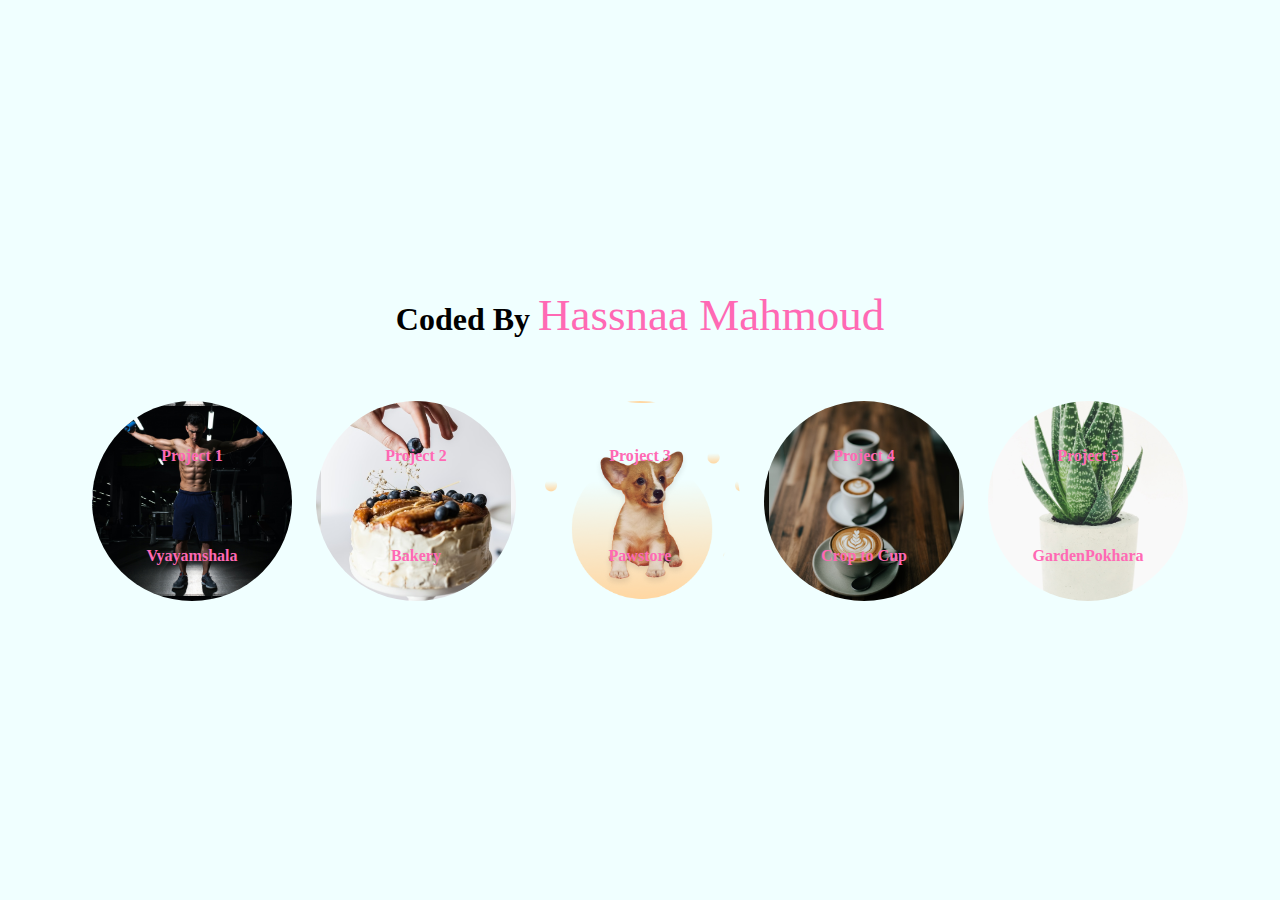
<file: index.html>
<!DOCTYPE html>
<html lang="en">
<head>
  <!-- Meta Tags -->
  <meta charset="UTF-8">
  <meta http-equiv="X-UA-Compatible" content="IE=edge">
  <meta name="viewport" content="width=device-width, initial-scale=1.0">

  <!-- CSS Files Links -->
  <link rel="stylesheet" href="./styles/global.css">

  <!-- Add Icon Link -->
  <link rel="icon" href="./imges/coffe.png" type="image/x-icon" />

  <!-- Title -->
  <title>5 Websites Designs</title>
  <style>
    body{
      background-color: azure;
    }
    h1 a{
      color: #ff69b4;
      font-size: 45px;
    }
  </style>
</head>
<body>
  <header class="flex-column">
    <h1>Coded By <a href="https://github.com/HASSNAAM" target="_blank"
      >Hassnaa Mahmoud</a
    ></h1>
    <main>
        <a href="./Vyayamshala.html" class="link-1">Project 1 <br> Vyayamshala</a>
        <a href="./Bakery.html" class="link-2">Project 2 <br> Bakery</a>
        <a href="./Pawstore.html" class="link-3">Project 3 <br> Pawstore</a>
        <a href="./Crop-to-Cup.html" class="link-4">Project 4 <br> Crop to Cup</a>
        <a href="./GardenPokhara.html" class="link-5">Project 5 <br> GardenPokhara</a>
    </main>
</header>

</body>
</html>
</file>
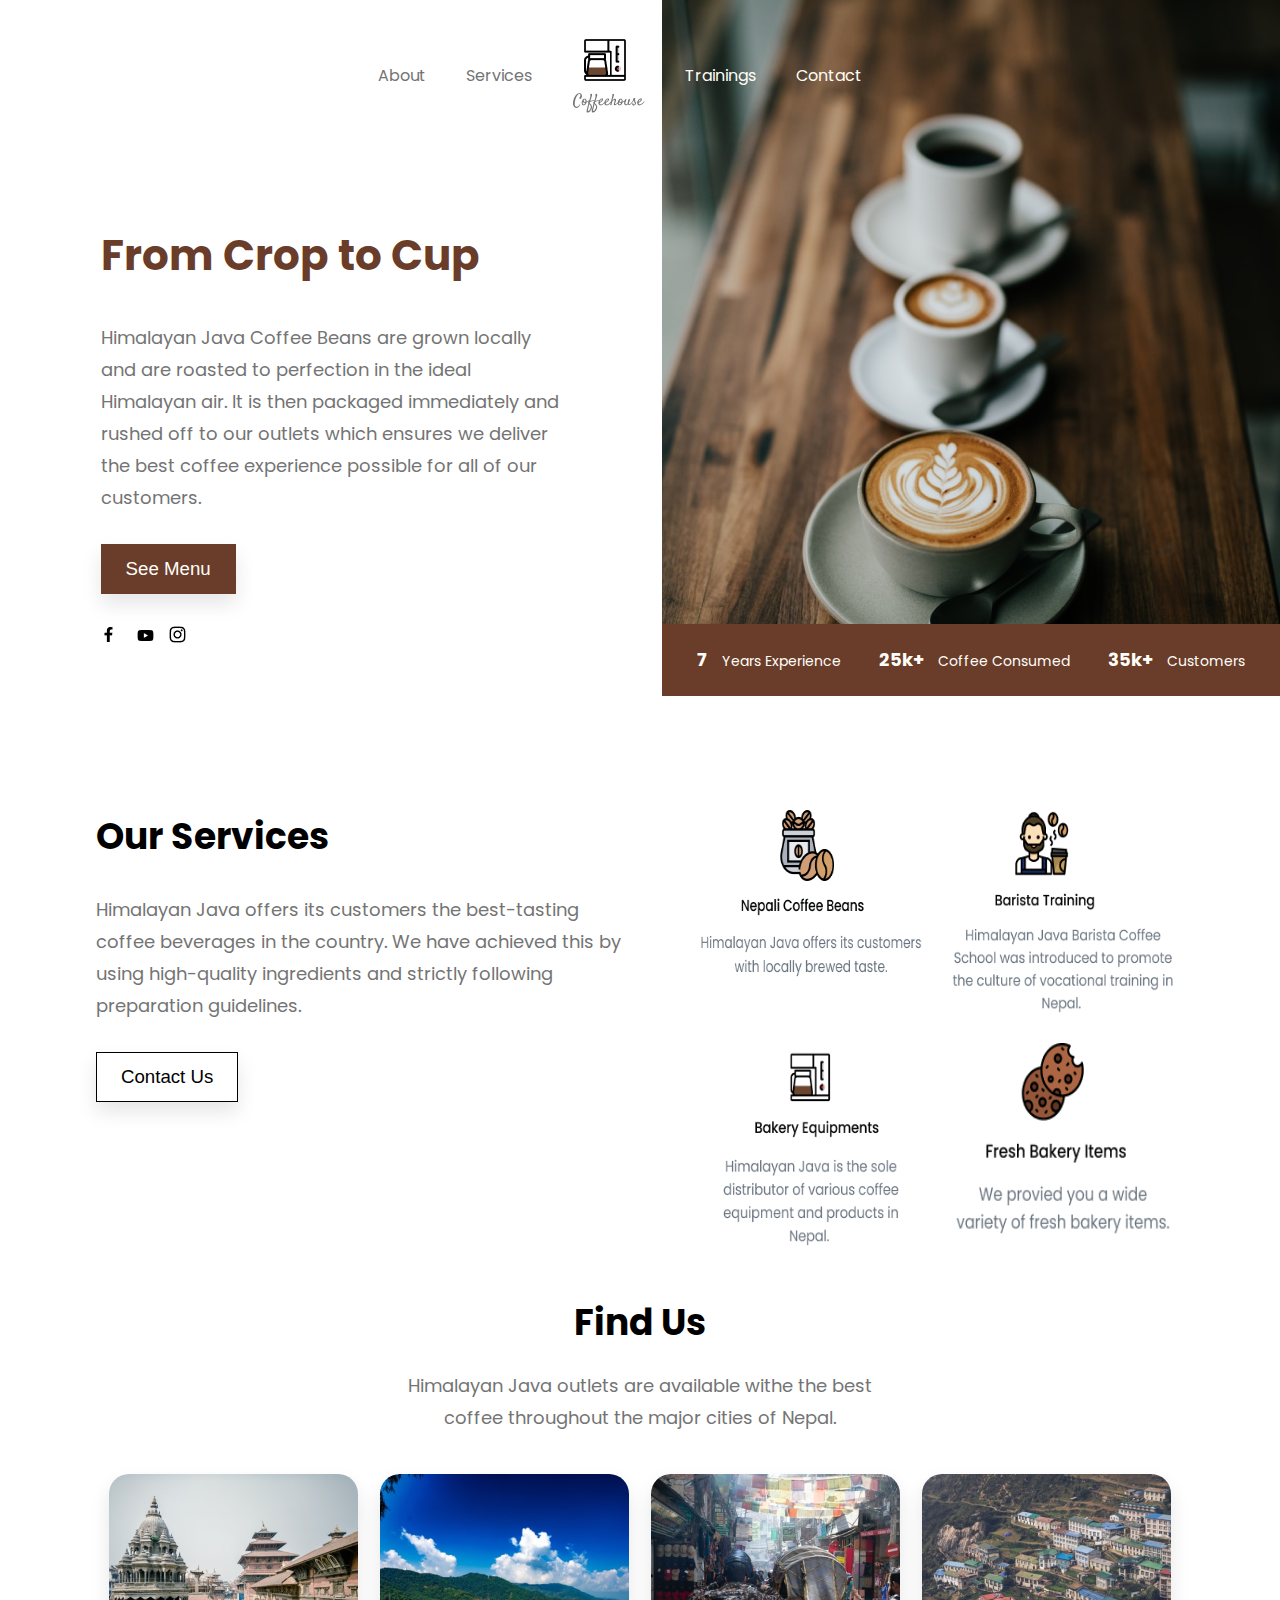
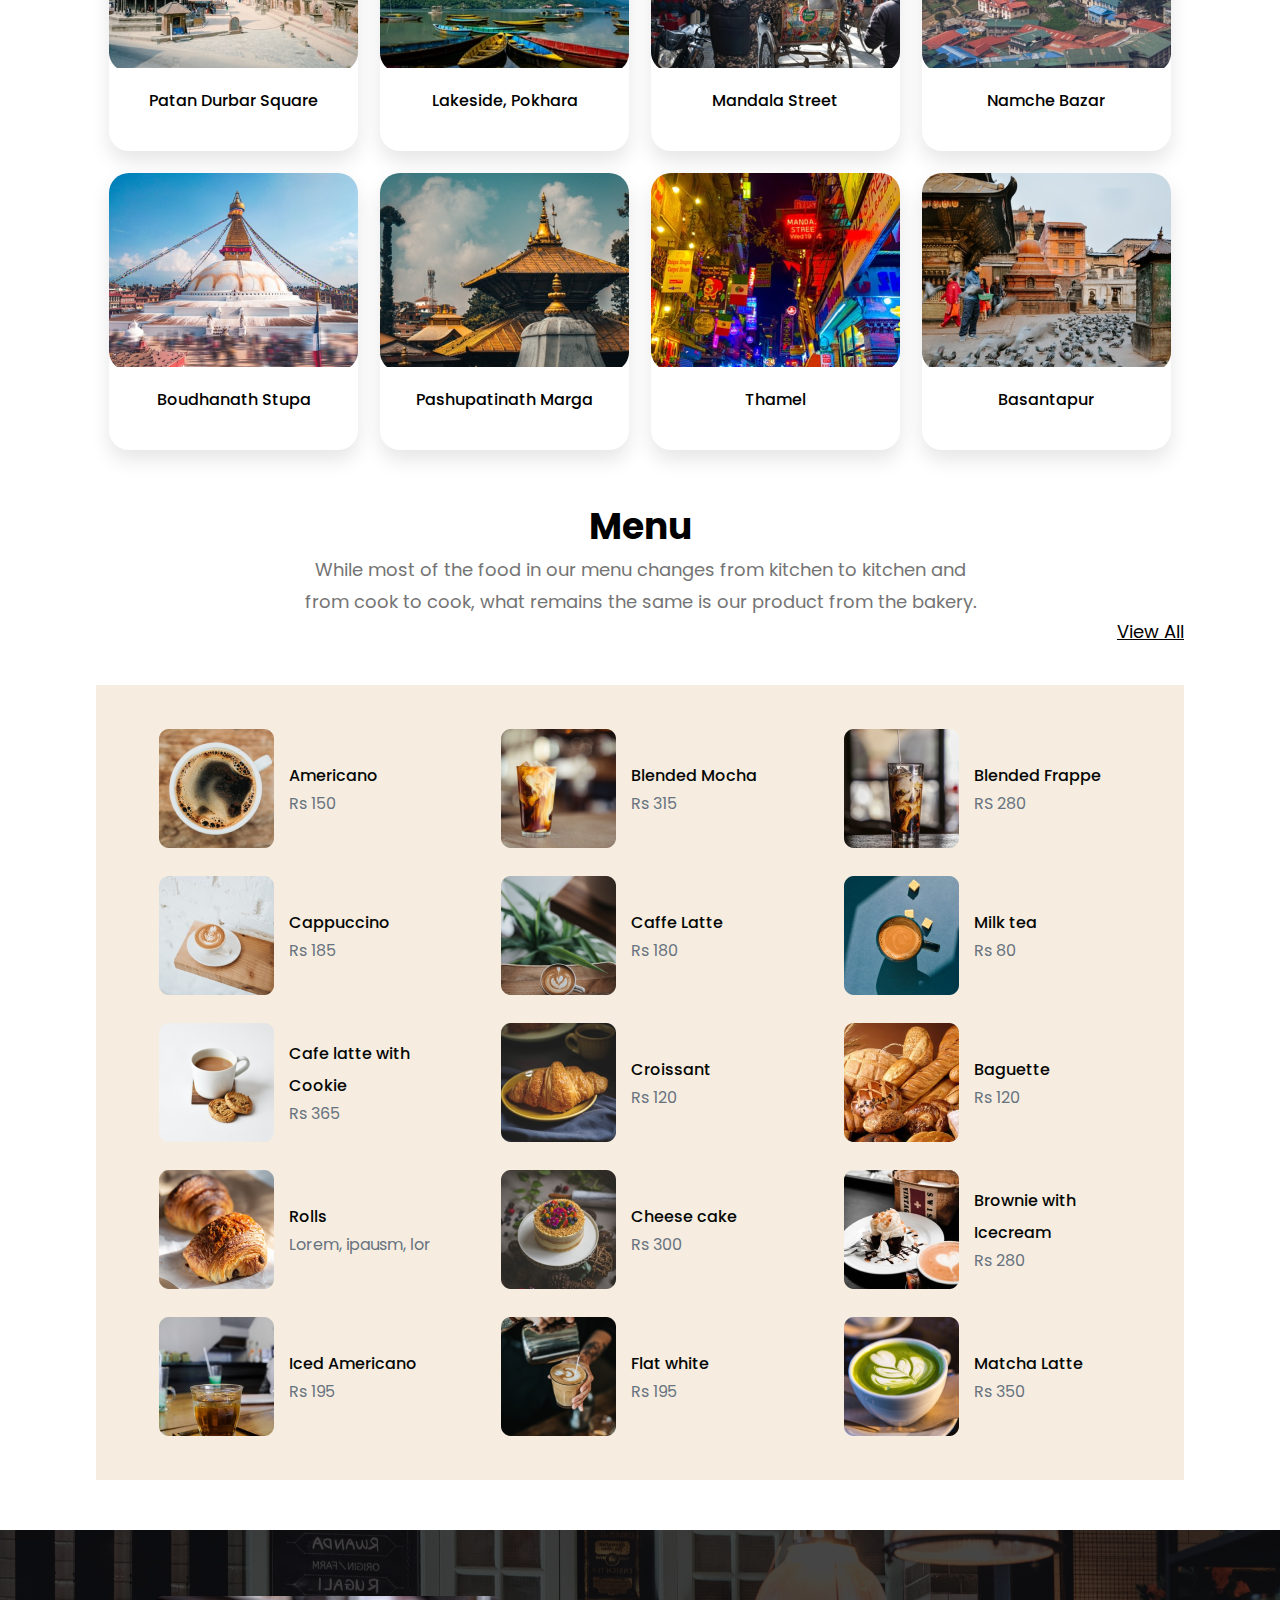
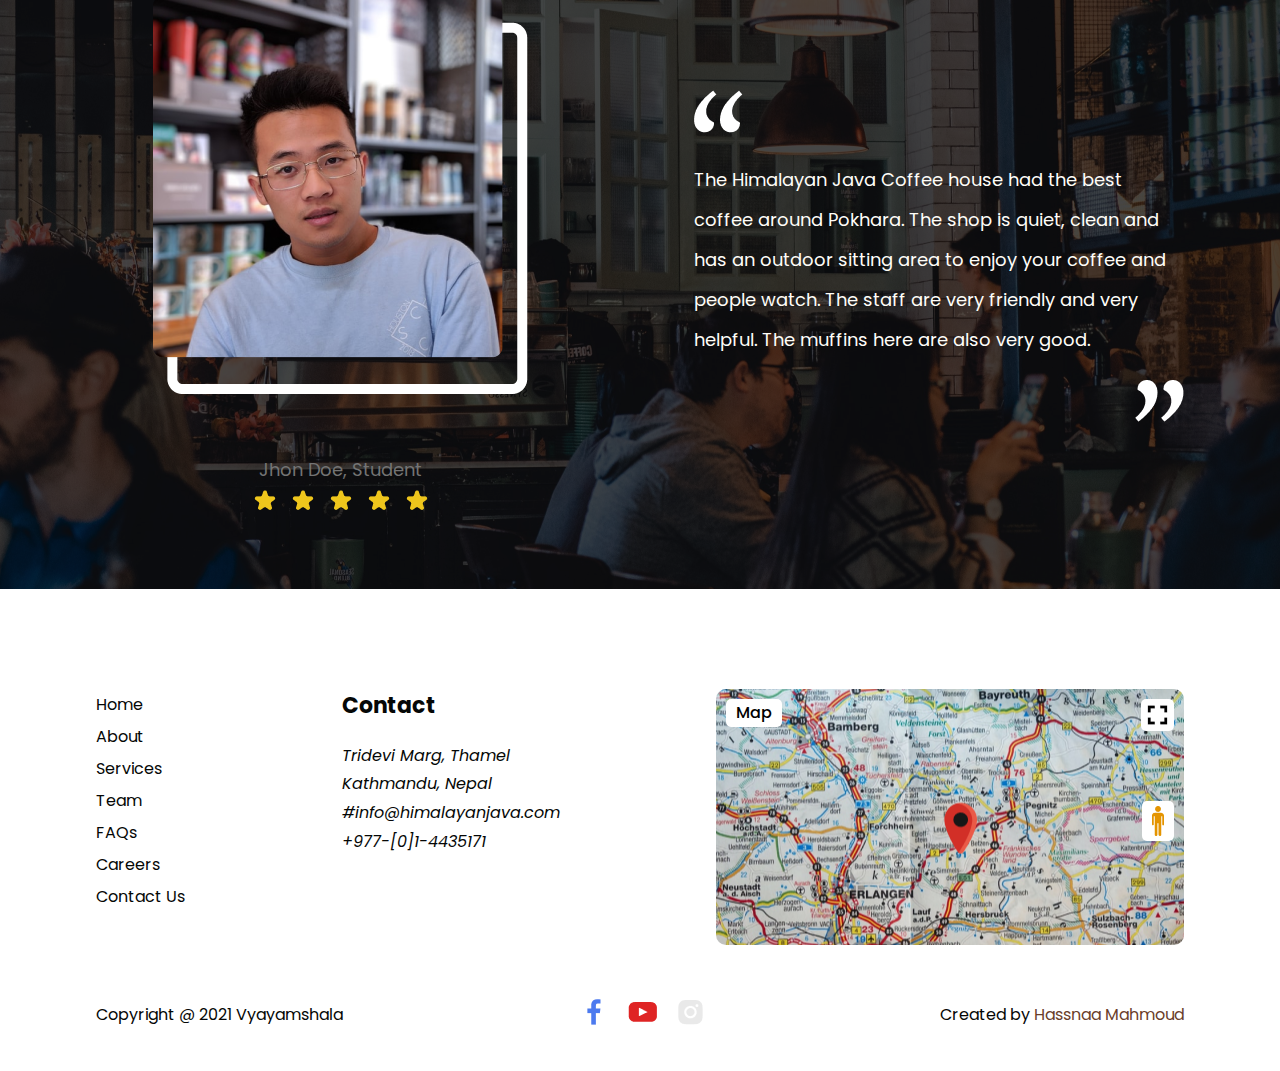
<file: Crop-to-Cup.html>
<!DOCTYPE html>
<html lang="en">
  <head>
    <!-- Meta Tags -->
    <meta charset="UTF-8" />
    <meta http-equiv="X-UA-Compatible" content="IE=edge" />
    <meta name="viewport" content="width=device-width, initial-scale=1.0" />
    <meta
      name="description"
      content="Explore Crop to Cup, where we take you on a journey from farm to table, delivering high-quality, ethically-sourced coffee. Discover our unique blends, learn about our sustainable practices, and enjoy a superior coffee experience. Join us in celebrating the art of coffee making."
    />

    <!-- Fontawesome CDN -->
    <link
      rel="stylesheet"
      href="https://cdnjs.cloudflare.com/ajax/libs/font-awesome/6.6.0/css/all.min.css"
      integrity="sha512-Kc323vGBEqzTmouAECnVceyQqyqdsSiqLQISBL29aUW4U/M7pSPA/gEUZQqv1cwx4OnYxTxve5UMg5GT6L4JJg=="
      crossorigin="anonymous"
      referrerpolicy="no-referrer"
    />

    <!-- CSS Files Links -->
    <link rel="stylesheet" href="./styles/global.css" />
    <link rel="stylesheet" href="./styles/coffe.css" />

    <!-- Add Icon Link -->
    <link rel="icon" href="./imges/c-logo.png" type="image/x-icon" />

    <!-- Title -->
    <title>Crop to Cup</title>
  </head>
  <body>
    <!-- Nav -->
    <nav>
      <div class="logo flex-between">
        <a href="#"><img src="./imges/c-logo.png" alt="Crop to Cup Logo" /> </a>
        <i class="fa-solid fa-bars" id="icon-menu"></i>
      </div>
      <ul class="flex-center" id="desktop-menu">
        <li><a href="#about" class="active">About</a></li>
        <li><a href="#services">Services</a></li>
        <li>
          <a href="#"
            ><img src="./imges/c-logo.png" alt="Crop to Cup Logo"
          /></a>
        </li>
        <li><a href="#trainings">Trainings</a></li>
        <li><a href="#contact">Contact</a></li>
        <li>
          <a href="#"><i class="fa-solid fa-magnifying-glass"></i></a>
        </li>
      </ul>
    </nav>
    <div id="mobile-container">
      <i class="fa-solid fa-xmark" id="mobile-close"></i>
      <ul id="mobile-menu">
        <li><a href="#" class="active">About</a></li>
        <li>
          <a href="#services">Services</a>
        </li>
        <li><a href="#trainings">Trainings</a></li>
        <li><a href="#contact">Contact</a></li>
      </ul>
    </div>
    <!-- Header -->
    <header id="about">
      <div class="flex-center">
        <div class="left container">
          <h1>From Crop to Cup</h1>
          <p>
            Himalayan Java Coffee Beans are grown locally and are roasted to
            perfection in the ideal Himalayan air. It is then packaged
            immediately and rushed off to our outlets which ensures we deliver
            the best coffee experience possible for all of our customers.
          </p>
          <div>
            <button>See Menu</button>
            <img src="./imges/social3.png" alt="social" />
          </div>
        </div>
        <div class="right">
          <div class="data flex-between">
            <div>
              <span>7</span>
              <p>Years Experience</p>
            </div>
            <div>
              <span>25k+</span>
              <p>Coffee Consumed</p>
            </div>
            <div>
              <span>35k+</span>
              <p>Customers</p>
            </div>
          </div>
        </div>
      </div>
    </header>
    <!-- Our Services -->
    <section id="services">
      <div class="container">
        <div class="left">
          <h2>Our Services</h2>
          <p>
            Himalayan Java offers its customers the best-tasting coffee
            beverages in the country. We have achieved this by using
            high-quality ingredients and strictly following preparation
            guidelines.
          </p>
          <button>Contact Us</button>
        </div>
        <div class="right flex-center">
          <img src="./imges/serv1.png" alt="Service 1" />
          <img src="./imges/serv2.png" alt="Service 2" />
          <img src="./imges/serv3.png" alt="Service 3" />
          <img src="./imges/serv4.png" alt="Service 4" />
        </div>
      </div>
    </section>
    <!-- Find Us -->
    <section class="find">
      <div class="container">
        <h2>Find Us</h2>
        <p>
          Himalayan Java outlets are available withe the best <br />
          coffee throughout the major cities of Nepal.
        </p>
        <div class="content flex-center">
          <div class="card">
            <img src="./imges/us1.png" alt="card" />
            <p>Patan Durbar Square</p>
          </div>
          <div class="card">
            <img src="./imges/us2.png" alt="card" />
            <p>Lakeside, Pokhara</p>
          </div>
          <div class="card">
            <img src="./imges/us3.png" alt="card" />
            <p>Mandala Street</p>
          </div>
          <div class="card">
            <img src="./imges/us4.png" alt="card" />
            <p>Namche Bazar</p>
          </div>
          <div class="card">
            <img src="./imges/us5.png" alt="card" />
            <p>Boudhanath Stupa</p>
          </div>
          <div class="card">
            <img src="./imges/us6.png" alt="card" />
            <p>Pashupatinath Marga</p>
          </div>
          <div class="card">
            <img src="./imges/us7.png" alt="card" />
            <p>Thamel</p>
          </div>
          <div class="card">
            <img src="./imges/us8.png" alt="card" />
            <p>Basantapur</p>
          </div>
        </div>
      </div>
    </section>
    <!-- Trainings -->
    <section class="trainings container" id="trainings">
      <h2>Menu</h2>
      <p>
        While most of the food in our menu changes from kitchen to kitchen and
        <br />
        from cook to cook, what remains the same is our product from the bakery.
      </p>
      <a href="#">View All</a>
      <div id="menu-container" class="content flex-center"></div>
    </section>
    <!-- Stories -->
    <section class="stories flex-center">
      <div class="content flex-between container">
        <div class="left flex-column">
          <img src="./imges/coffeman.png" alt="coffeman" />
          <div>
            <p>Jhon Doe, Student</p>
            <img src="./imges/stares.png" alt="stares" />
          </div>
        </div>
        <div class="right">
          <img src="./imges/“.png" alt="quot" />
          <p>
            The Himalayan Java Coffee house had the best coffee around Pokhara.
            The shop is quiet, clean and has an outdoor sitting area to enjoy
            your coffee and people watch. The staff are very friendly and very
            helpful. The muffins here are also very good.
          </p>
          <div>
            <img src="./imges/”.png" alt="quot" />
          </div>
        </div>
      </div>
    </section>
    <!-- Footer -->
    <footer id="contact">
      <div class="container">
        <ul>
          <li><a href="#">Home</a></li>
          <li><a href="#about">About</a></li>
          <li><a href="#services">Services</a></li>
          <li><a href="#trainings">Team</a></li>
          <li><a href="#">FAQs</a></li>
          <li><a href="#">Careers</a></li>
          <li><a href="#contact">Contact Us</a></li>
        </ul>
        <div class="contact">
          <h3>Contact</h3>
          <address>
            Tridevi Marg, Thamel <br />Kathmandu, Nepal <br />
            #info@himalayanjava.com <br />
            +977-[0]1-4435171
          </address>
        </div>
        <div class="mapbox">
          <h4>Map</h4>
          <img src="./imges/map.png" alt="map" class="square" />
          <img
            src="./imges/openmoji_location-indicator-red.png"
            alt="location"
            class="location"
          />
          <img src="./imges/Vector.png" alt="Vector" class="vector" />
          <iframe
            src="https://www.google.com/maps/embed?pb=!1m18!1m12!1m3!1d3151.835434509374!2d144.9537363156176!3d-37.8172099797517!2m3!1f0!2f0!3f0!3m2!1i1024!2i768!4f13.1!3m3!1m2!1s0x6ad642af0f11fd81%3A0xf577fd0c3c4ef0cb!2sFederation%20Square!5e0!3m2!1sen!2sau!4v1631619645992!5m2!1sen!2sau"
            width="100%"
            height="100%"
            style="border: 0"
            allowfullscreen=""
            loading="lazy"
          ></iframe>
        </div>
      </div>
      <div class="container">
        <p>Copyright @ 2021 Vyayamshala</p>
        <div class="social">
          <img src="./imges/social4.png" alt="social" />
        </div>
        <p>
          Created by
          <a href="https://github.com/HASSNAAM" target="_blank"
            >Hassnaa Mahmoud</a
          >
        </p>
      </div>
    </footer>
    <noscript>Your browser don't support JavaScript!</noscript>
    <script src="./logic/global.js"></script>
    <script src="./logic/coffe.js"></script>
  </body>
</html>
</file>
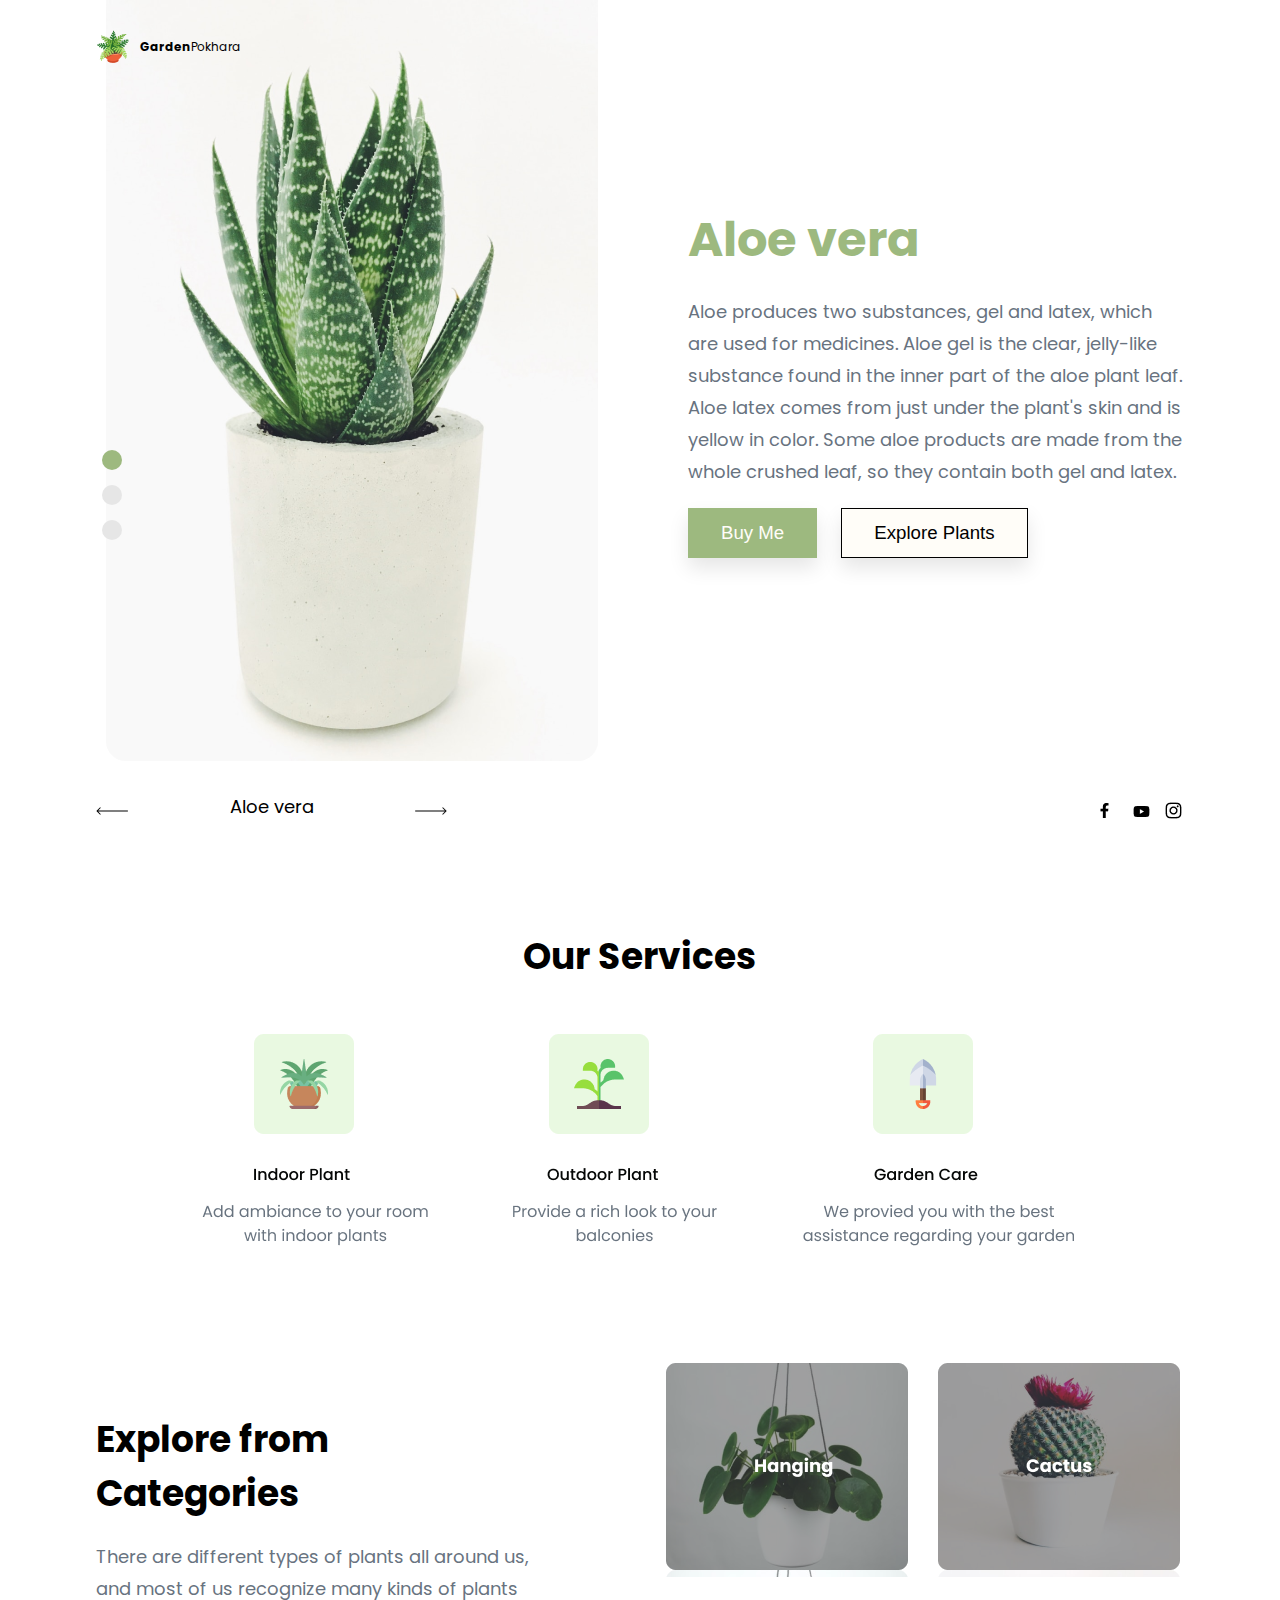
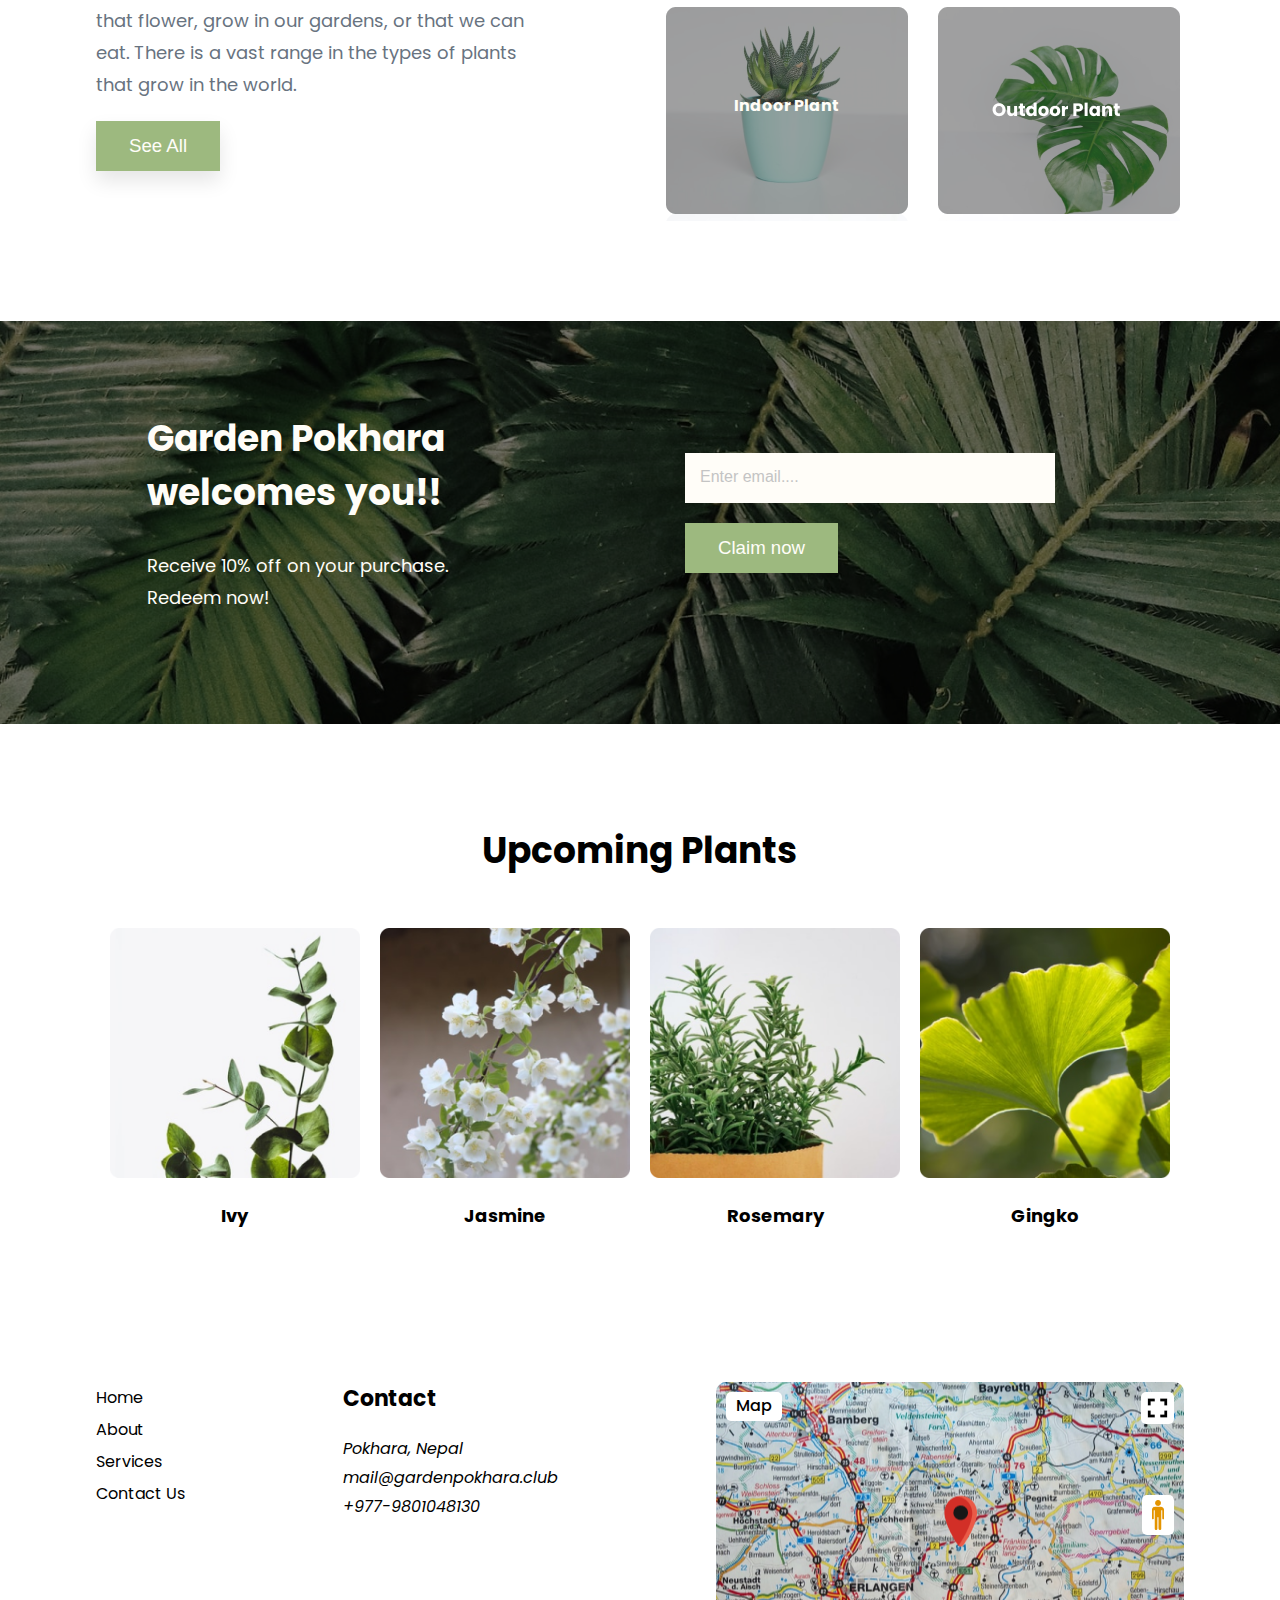
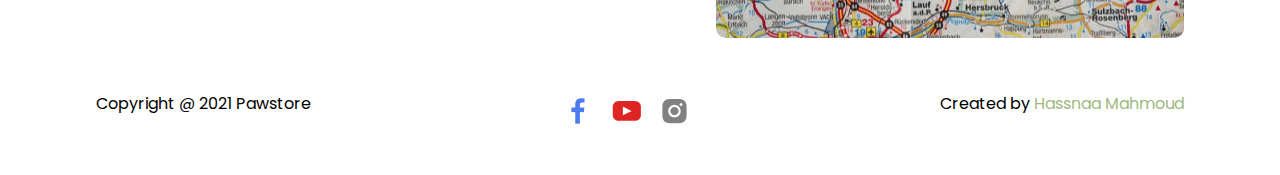
<file: GardenPokhara.html>
<!DOCTYPE html>
<html lang="en">
  <head>
    <!-- Meta Tags -->
    <meta charset="UTF-8" />
    <meta http-equiv="X-UA-Compatible" content="IE=edge" />
    <meta name="viewport" content="width=device-width, initial-scale=1.0" />
    <meta
      name="description"
      content="Discover GardenPokhara, your serene escape in the heart of Pokhara. Enjoy lush gardens, tranquil surroundings, and exceptional hospitality. Perfect for relaxation, events, and exploring the beauty of Nepal. Experience nature’s embrace at GardenPokhara."
    />

    <!-- Fontawesome CDN -->
    <link
      rel="stylesheet"
      href="https://cdnjs.cloudflare.com/ajax/libs/font-awesome/6.6.0/css/all.min.css"
      integrity="sha512-Kc323vGBEqzTmouAECnVceyQqyqdsSiqLQISBL29aUW4U/M7pSPA/gEUZQqv1cwx4OnYxTxve5UMg5GT6L4JJg=="
      crossorigin="anonymous"
      referrerpolicy="no-referrer"
    />

    <!-- CSS Files Links -->
    <link rel="stylesheet" href="./styles/global.css" />
    <link rel="stylesheet" href="./styles/alovera.css" />

    <!-- Add Icon Link -->
    <link rel="icon" href="./imges/alovera-logo.png" type="image/x-icon" />

    <!-- Title -->
    <title>GardenPokhara</title>
  </head>
  <body>
    <!-- Nav -->
    <nav>
      <div class="container flex-between">
        <div class="logo flex-center">
          <img src="./imges/alovera-logo.png" alt="GardenPokhara icon" />
          <small><span>Garden</span>Pokhara</small>
        </div>
        <div class="flex-center">
          <i class="fa-solid fa-magnifying-glass"></i>
          <i class="fa-solid fa-bars" id="icon-menu"></i>
        </div>
      </div>
    </nav>
    <div id="mobile-container">
      <i class="fa-solid fa-xmark" id="mobile-close"></i>
      <ul id="mobile-menu">
        <li><a href="#" class="active">Home</a></li>
        <li>
          <a href="#services">services</a>
        </li>
        <li><a href="#categories">Categories</a></li>
        <li><a href="#news">News</a></li>
        <li><a href="#contact">Contact</a></li>
      </ul>
    </div>
    <!-- Header -->
    <header>
      <div class="circles">
        <span class="active" data-id="1"></span>
        <span data-id="2"></span>
        <span data-id="3"></span>
      </div>
      <div class="container">
        <div
          class="left"
          style="background-image: url(./imges/aloevera.png)"
        ></div>
        <div class="right">
          <h1>Aloe vera</h1>
          <p>
            Aloe produces two substances, gel and latex, which are used for
            medicines. Aloe gel is the clear, jelly-like substance found in the
            inner part of the aloe plant leaf. Aloe latex comes from just under
            the plant's skin and is yellow in color. Some aloe products are made
            from the whole crushed leaf, so they contain both gel and latex.
          </p>
          <div class="buttons">
            <button>Buy Me</button>
            <button>Explore Plants</button>
          </div>
        </div>
      </div>
      <div class="arrows">
        <div class="container">
          <div>
            <h2>Aloe vera</h2>
          </div>
          <img src="./imges/social3.png" alt="social" />
        </div>
      </div>
    </header>
    <!-- Our Services -->
    <main id="services">
      <h2>Our Services</h2>
      <div class="container flex-center">
        <div>
          <img src="./imges/p-serv1.png" alt="services 1" />
        </div>
        <div>
          <img src="./imges/p-serv2.png" alt="services 2" />
        </div>
        <div>
          <img src="./imges/p-serv3.png" alt="services 3" />
        </div>
      </div>
    </main>
    <!-- Categories -->
    <section id="categories">
      <div class="container flex-center">
        <div class="left">
          <h2>
            Explore from <br />
            Categories
          </h2>
          <p>
            There are different types of plants all around us, and most of us
            recognize many kinds of plants that flower, grow in our gardens, or
            that we can eat. There is a vast range in the types of plants that
            grow in the world.
          </p>
          <button>See All</button>
        </div>
        <div class="right flex-center">
          <div style="background-image: url(./imges/back-cate1.png)">
            <img src="./imges/cate1.png" alt="Product 1" />
          </div>
          <div style="background-image: url(./imges/back-cate2.png)">
            <img src="./imges/cate2.png" alt="Product 2" />
          </div>
          <div
            style="
              background-image: url(./imges/back-cate3.png);
              position: relative;
            "
          >
            <img src="./imges/cate3.png" alt="Product 3" />
            <h4
              style="
                position: absolute;
                top: 40%;
                z-index: 100;
                color: var(--white);
                text-align: center;
                width: 100%;
              "
            >
              Indoor Plant
            </h4>
          </div>
          <div style="background-image: url(./imges/back-cate4.png)">
            <img src="./imges/cate4.png" alt="Product 4" />
          </div>
        </div>
      </div>
    </section>
    <!-- Garden Pokhara welcomes you!! -->
    <section
      class="welcome flex-center"
      style="background-image: url(./imges/gradenback.png)"
    >
      <div class="left">
        <h2>Garden Pokhara welcomes you!!</h2>
        <p>
          Receive 10% off on your purchase. <br />
          Redeem now!
        </p>
      </div>
      <div class="right">
        <form action="#" onsubmit="return validateEmail()">
          <input
            type="email"
            name="email"
            id="email"
            placeholder="Enter email...."
          />
          <button type="submit">Claim now</button>
          <p class="error-message" style="margin-top: 15px"></p>
        </form>
      </div>
    </section>
    <!-- Upcoming Plants -->
    <section id="news">
      <h2>Upcoming Plants</h2>
      <div class="container flex-center">
        <div>
          <img src="./imges/plant1.png" alt="Plant 1" />
          <h3>Ivy</h3>
        </div>
        <div>
          <img src="./imges/plant2.png" alt="Plant 2" />
          <h3>Jasmine</h3>
        </div>
        <div>
          <img src="./imges/plant3.png" alt="Plant 3" />
          <h3>Rosemary</h3>
        </div>
        <div>
          <img src="./imges/plant4.png" alt="Plant 4" />
          <h3>Gingko</h3>
        </div>
      </div>
    </section>
    <!-- Footer -->
    <footer id="contact">
      <div class="container">
        <ul>
          <li><a href="#">Home</a></li>
          <li><a href="#about">About</a></li>
          <li><a href="#services">Services</a></li>
          <li><a href="#contact">Contact Us</a></li>
        </ul>
        <div class="contact">
          <h3>Contact</h3>
          <address>
            Pokhara, Nepal<br />mail@gardenpokhara.club<br />+977-9801048130
          </address>
        </div>
        <div class="mapbox">
          <h4>Map</h4>
          <img src="./imges/map.png" alt="map" class="square" />
          <img
            src="./imges/openmoji_location-indicator-red.png"
            alt="location"
            class="location"
          />
          <img src="./imges/Vector.png" alt="Vector" class="vector" />
          <iframe
            src="https://www.google.com/maps/embed?pb=!1m18!1m12!1m3!1d3151.835434509374!2d144.9537363156176!3d-37.8172099797517!2m3!1f0!2f0!3f0!3m2!1i1024!2i768!4f13.1!3m3!1m2!1s0x6ad642af0f11fd81%3A0xf577fd0c3c4ef0cb!2sFederation%20Square!5e0!3m2!1sen!2sau!4v1631619645992!5m2!1sen!2sau"
            width="100%"
            height="100%"
            style="border: 0"
            allowfullscreen=""
            loading="lazy"
          ></iframe>
        </div>
      </div>
      <div class="container">
        <p>Copyright @ 2021 Pawstore</p>
        <div class="social">
          <img src="./imges/gardensocial.png" alt="social" />
        </div>
        <p>
          Created by
          <a href="https://github.com/HASSNAAM" target="_blank"
            >Hassnaa Mahmoud</a
          >
        </p>
      </div>
    </footer>
    <noscript>Your browser don't support JavaScript!</noscript>
    <script src="./logic/global.js"></script>
    <script src="./logic/alovera.js"></script>
  </body>
</html>
</file>
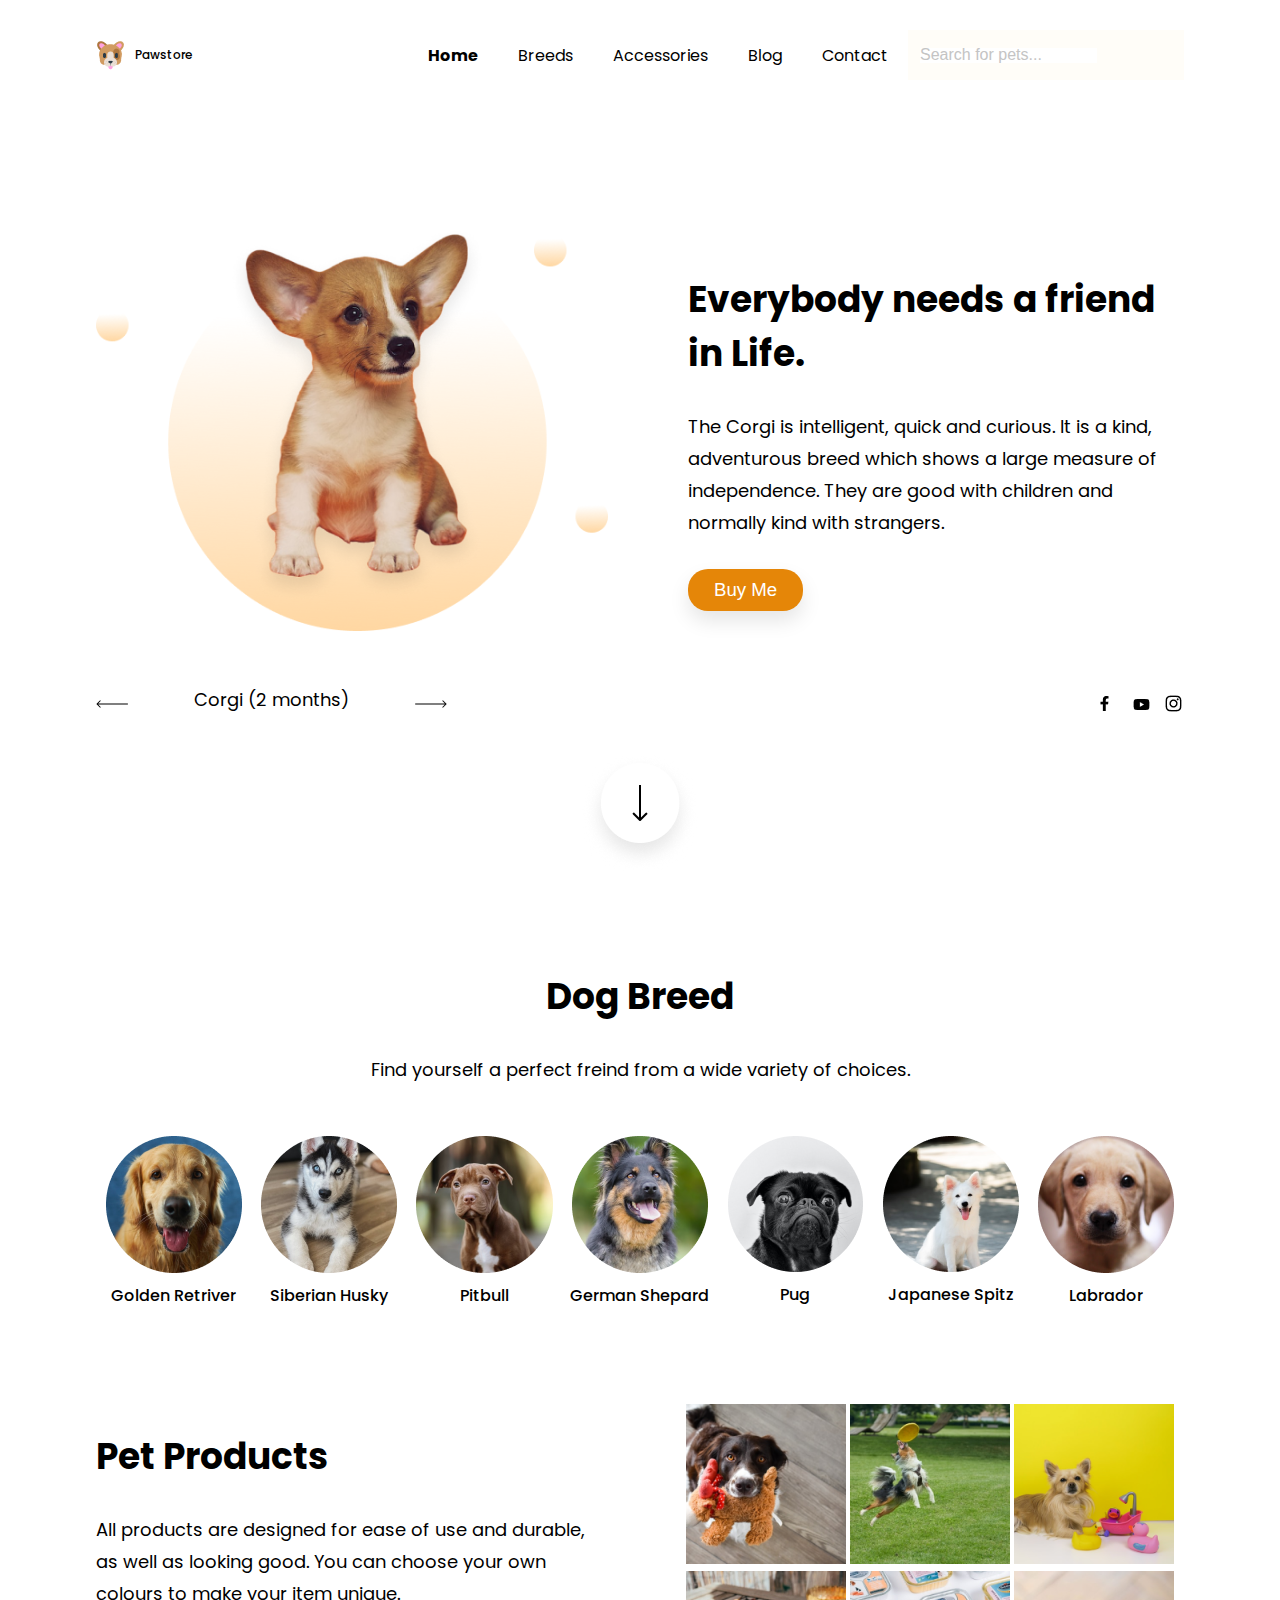
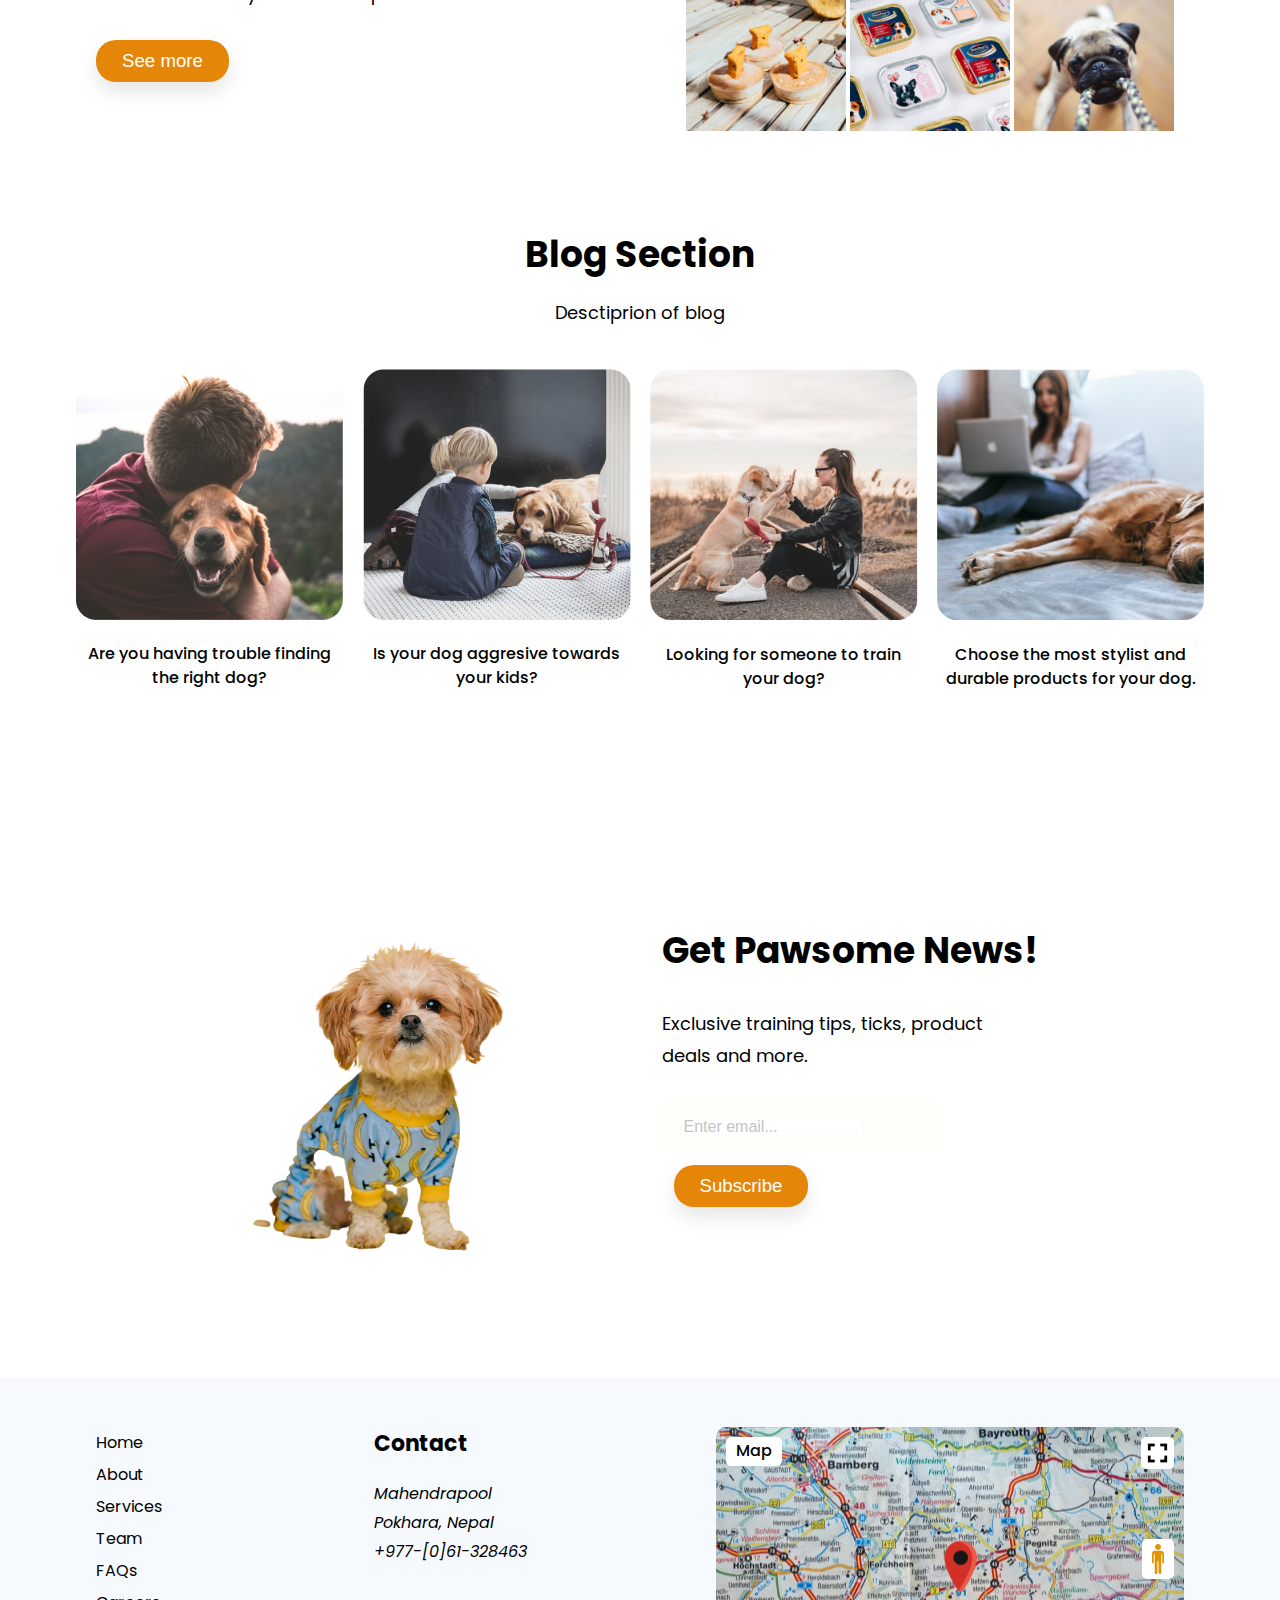
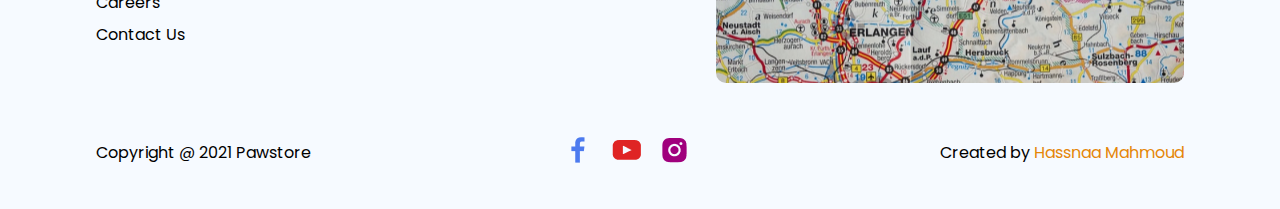
<file: Pawstore.html>
<!DOCTYPE html>
<html lang="en">
  <head>
    <!-- Meta Tags -->
    <meta charset="UTF-8" />
    <meta http-equiv="X-UA-Compatible" content="IE=edge" />
    <meta name="viewport" content="width=device-width, initial-scale=1.0" />
    <meta
      name="description"
      content="  Explore Pawstore, your go-to destination for premium pet products tailored for Corgis. From nutritious food to stylish accessories, we have everything to keep your intelligent, curious, and adventurous Corgi happy and healthy. Shop now for high-quality pet essentials designed for your beloved furry friend."
    />

    <!-- Fontawesome CDN -->
    <link
      rel="stylesheet"
      href="https://cdnjs.cloudflare.com/ajax/libs/font-awesome/6.6.0/css/all.min.css"
      integrity="sha512-Kc323vGBEqzTmouAECnVceyQqyqdsSiqLQISBL29aUW4U/M7pSPA/gEUZQqv1cwx4OnYxTxve5UMg5GT6L4JJg=="
      crossorigin="anonymous"
      referrerpolicy="no-referrer"
    />

    <!-- CSS Files Links -->
    <link rel="stylesheet" href="./styles/global.css" />
    <link rel="stylesheet" href="./styles/Pawstore.css" />

    <!-- Add Icon Link -->
    <link rel="icon" href="./imges/fxemoji_dog.png" type="image/x-icon" />

    <!-- Title -->
    <title>Pawstore</title>
  </head>
  <body>
    <!-- Nav -->
    <nav>
      <div class="container flex-between">
        <div class="logo flex-column">
          <img src="./imges/fxemoji_dog.png" alt="Pawstore icon-fxemoji_dog" />
          <small>Pawstore</small>
        </div>
        <div class="flex-center">
          <ul id="desktop-menu" class="flex-center">
            <li><a href="#" class="active">Home</a></li>
            <li>
              <a href="#breeds">Breeds</a>
            </li>
            <li><a href="#accessories">Accessories</a></li>
            <li><a href="#blog">Blog</a></li>
            <li><a href="#contact">Contact</a></li>
          </ul>
          <div class="search">
            <input
              type="search"
              name=""
              id=""
              placeholder="Search for pets... "
            />
            <i class="fa-solid fa-magnifying-glass"></i>
          </div>
        </div>
        <i class="fa-solid fa-bars" id="icon-menu"></i>
      </div>
    </nav>
    <div id="mobile-container">
      <i class="fa-solid fa-xmark" id="mobile-close"></i>
      <ul id="mobile-menu">
        <li><a href="#" class="active">Home</a></li>
        <li>
          <a href="#breeds">Breeds</a>
        </li>
        <li><a href="#accessories">Accessories</a></li>
        <li><a href="#blog">Blog</a></li>
        <li><a href="#contact">Contact</a></li>
      </ul>
    </div>
    <!-- Header -->
    <header>
      <div class="container">
        <div
          class="left"
          style="background-image: url(./imges/maindog.png)"
        ></div>
        <div class="right">
          <h1>Everybody needs a friend in Life.</h1>
          <p>
            The Corgi is intelligent, quick and curious. It is a kind,
            adventurous breed which shows a large measure of independence. They
            are good with children and normally kind with strangers.
          </p>
          <button>Buy Me</button>
        </div>
      </div>
      <div class="arrows">
        <div class="container">
          <div>
            <h2>Corgi (2 months)</h2>
          </div>
          <img src="./imges/social3.png" alt="social" />
        </div>
      </div>
      <div class="down">
        <a href="#breeds"><img src="./imges/down.png" alt="scroll down" /></a>
      </div>
    </header>
    <!-- Dog breed -->
    <main id="breeds">
      <div class="container">
        <h2>Dog Breed</h2>
        <p>Find yourself a perfect freind from a wide variety of choices.</p>
        <div class="menu flex-center">
          <div>
            <img src="./imges/dog1.png" alt="Golden Retriver" />
            <h3>Golden Retriver</h3>
          </div>
          <div>
            <img src="./imges/dog2.png" alt="Siberian Husky" />
            <h3>Siberian Husky</h3>
          </div>
          <div>
            <img src="./imges/dog3.png" alt="Pitbull" />
            <h3>Pitbull</h3>
          </div>
          <div>
            <img src="./imges/dog4.png" alt="German Shepard" />
            <h3>German Shepard</h3>
          </div>
          <div>
            <img src="./imges/dog5.png" alt="Pug" />
            <h3>Pug</h3>
          </div>
          <div>
            <img src="./imges/dog6.png" alt="Japanese Spitz" />
            <h3>Japanese Spitz</h3>
          </div>
          <div>
            <img src="./imges/dog7.png" alt="Labrador" />
            <h3>Labrador</h3>
          </div>
        </div>
      </div>
    </main>
    <!-- Accessories -->
    <section id="accessories">
      <div class="container flex-center">
        <div class="left">
          <h2>Pet Products</h2>
          <p>
            All products are designed for ease of use and durable, as well as
            looking good. You can choose your own colours to make your item
            unique.
          </p>
          <button>See more</button>
        </div>
        <div class="right">
          <img src="./imges/product1.png" alt="Product 1" />
          <img src="./imges/product2.png" alt="Product 2" />
          <img src="./imges/product3.png" alt="Product 3" />
          <img src="./imges/product4.png" alt="Product 4" />
          <img src="./imges/product5.png" alt="Product 5" />
          <img src="./imges/product6.png" alt="Product 6" />
        </div>
      </div>
    </section>
    <!-- Blog -->
    <section id="blog">
      <div class="container">
        <h2>Blog Section</h2>
        <p>Desctiprion of blog</p>
        <div class="content flex-center">
          <div class="card">
            <img src="./imges/card1.png" alt="card" />
            <p>Are you having trouble finding the right dog?</p>
          </div>
          <div class="card">
            <img src="./imges/card2.png" alt="card" />
            <p>Is your dog aggresive towards your kids?</p>
          </div>
          <div class="card">
            <img src="./imges/card3.png" alt="card" />
            <p>Looking for someone to train your dog?</p>
          </div>
          <div class="card">
            <img src="./imges/card4.png" alt="card" />
            <p>Choose the most stylist and durable products for your dog.</p>
          </div>
        </div>
      </div>
    </section>
    <!-- Get Pawsome News! -->
    <section class="news">
      <div class="container flex-center">
        <div class="left">
          <img src="./imges/maindog2.png" alt="Main Dog 2" />
        </div>
        <div class="right">
          <h2>Get Pawsome News!</h2>
          <p>
            Exclusive training tips, ticks, product <br />
            deals and more.
          </p>
          <form action="#" class="search" onsubmit="return validateEmail()">
            <input
              type="email"
              name="email"
              id="email"
              placeholder="Enter email..."
            />
            <button type="submit">Subscribe</button>
            <p class="error-message" style="margin-top: 15px"></p>
          </form>
        </div>
      </div>
    </section>
    <!-- Footer -->
    <footer id="contact">
      <div class="container">
        <ul>
          <li><a href="#">Home</a></li>
          <li><a href="#about">About</a></li>
          <li><a href="#services">Services</a></li>
          <li><a href="#trainers">Team</a></li>
          <li><a href="#faculity">FAQs</a></li>
          <li><a href="#trainers">Careers</a></li>
          <li><a href="#contact">Contact Us</a></li>
        </ul>
        <div class="contact">
          <h3>Contact</h3>
          <address>
            Mahendrapool <br />Pokhara, Nepal <br />+977-[0]61-328463
          </address>
        </div>
        <div class="mapbox">
          <h4>Map</h4>
          <img src="./imges/map.png" alt="map" class="square" />
          <img
            src="./imges/openmoji_location-indicator-red.png"
            alt="location"
            class="location"
          />
          <img src="./imges/Vector.png" alt="Vector" class="vector" />
          <iframe
            src="https://www.google.com/maps/embed?pb=!1m18!1m12!1m3!1d3151.835434509374!2d144.9537363156176!3d-37.8172099797517!2m3!1f0!2f0!3f0!3m2!1i1024!2i768!4f13.1!3m3!1m2!1s0x6ad642af0f11fd81%3A0xf577fd0c3c4ef0cb!2sFederation%20Square!5e0!3m2!1sen!2sau!4v1631619645992!5m2!1sen!2sau"
            width="100%"
            height="100%"
            style="border: 0"
            allowfullscreen=""
            loading="lazy"
          ></iframe>
        </div>
      </div>
      <div class="container">
        <p>Copyright @ 2021 Pawstore</p>
        <div class="social">
          <img src="./imges/pawsocial.png" alt="social" />
        </div>
        <p>
          Created by
          <a href="https://github.com/HASSNAAM" target="_blank"
            >Hassnaa Mahmoud</a
          >
        </p>
      </div>
    </footer>

    <noscript>Your browser don't support JavaScript!</noscript>
    <script src="./logic/global.js"></script>
    <script src="./logic/pawstore.js"></script>
  </body>
</html>
</file>
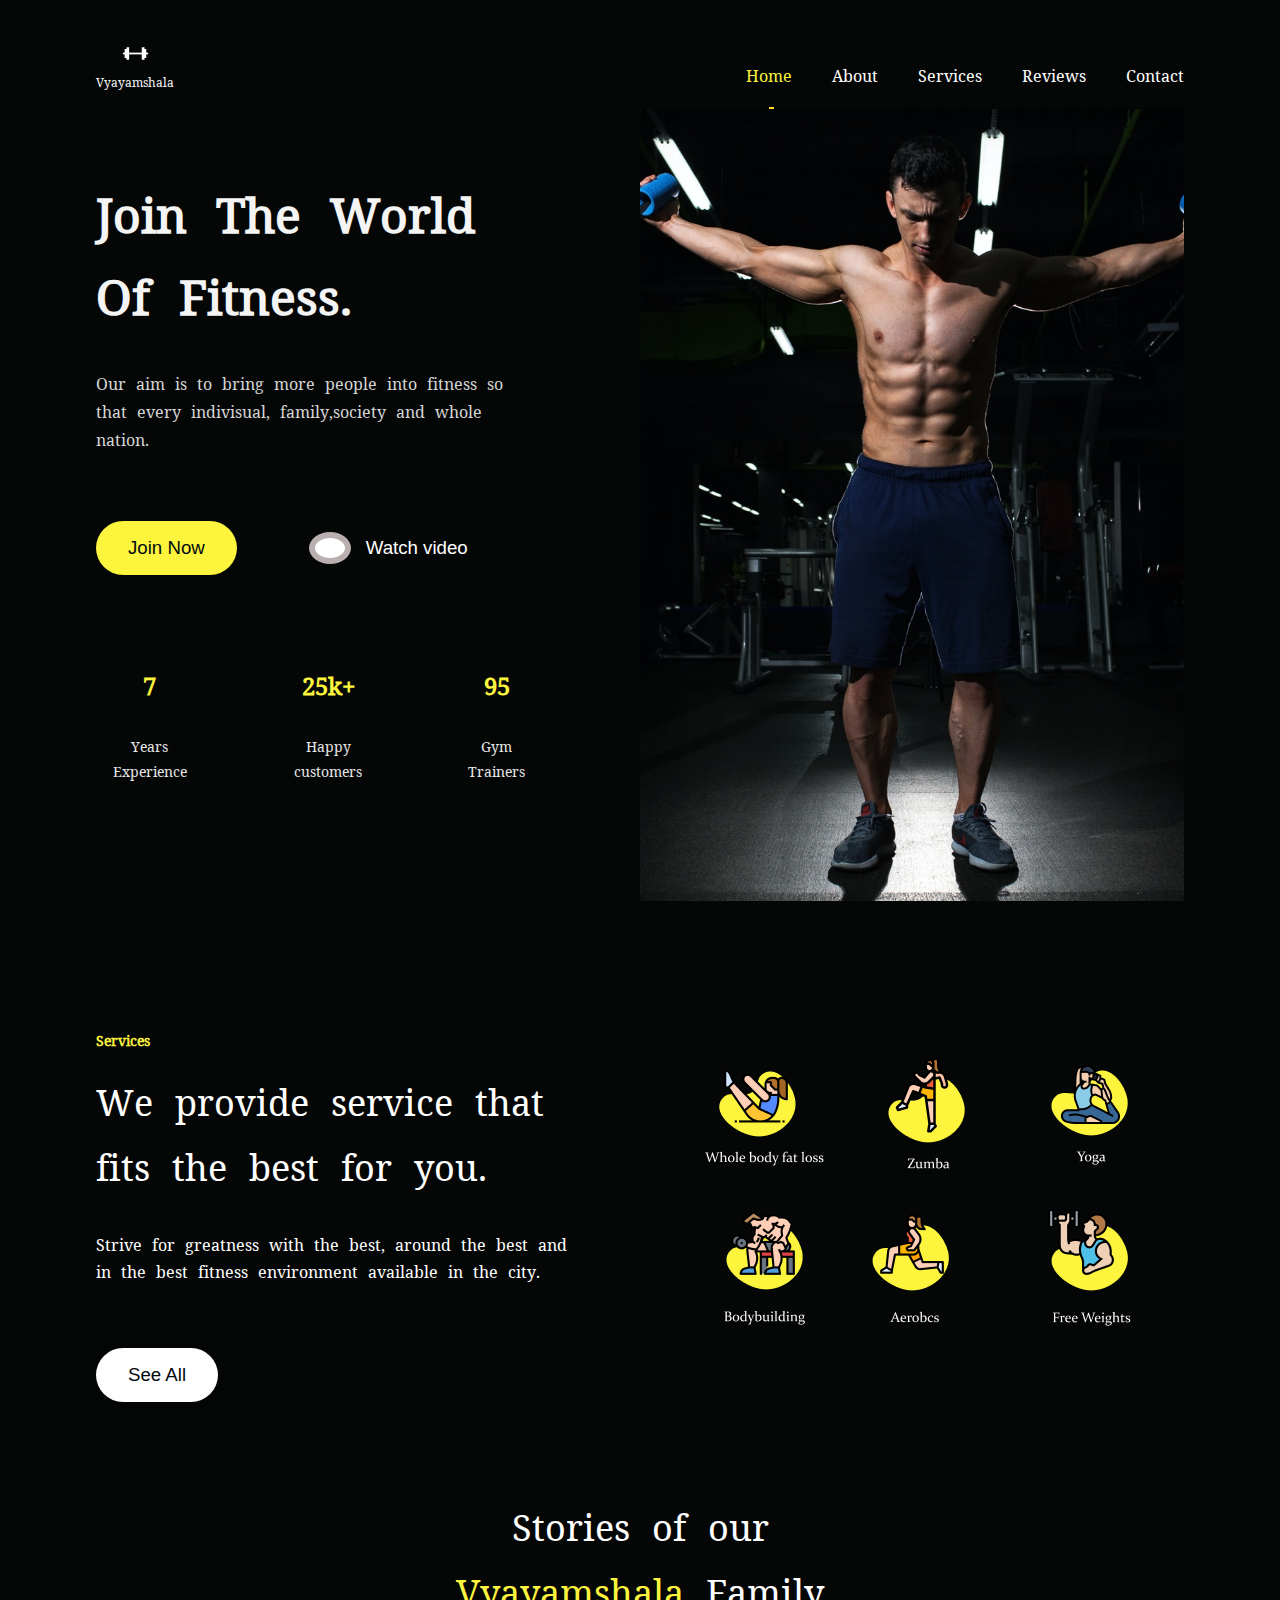
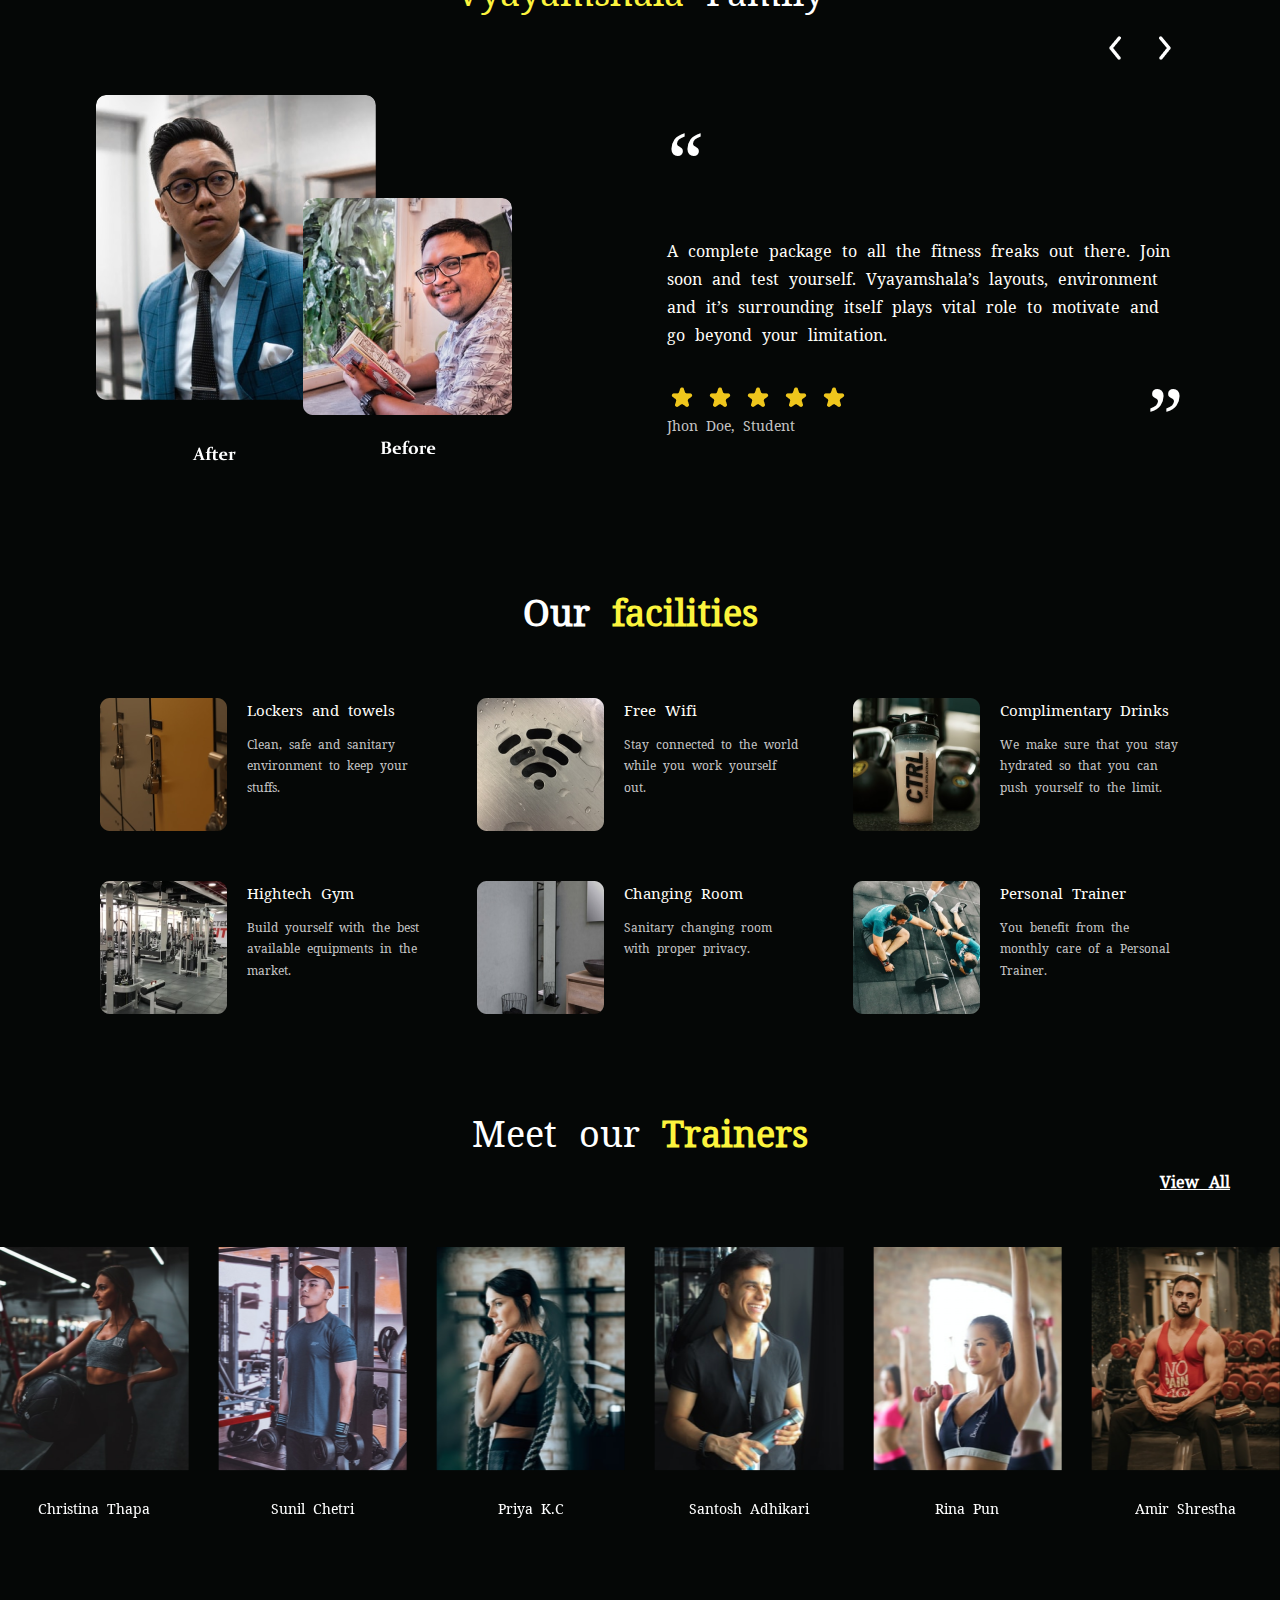
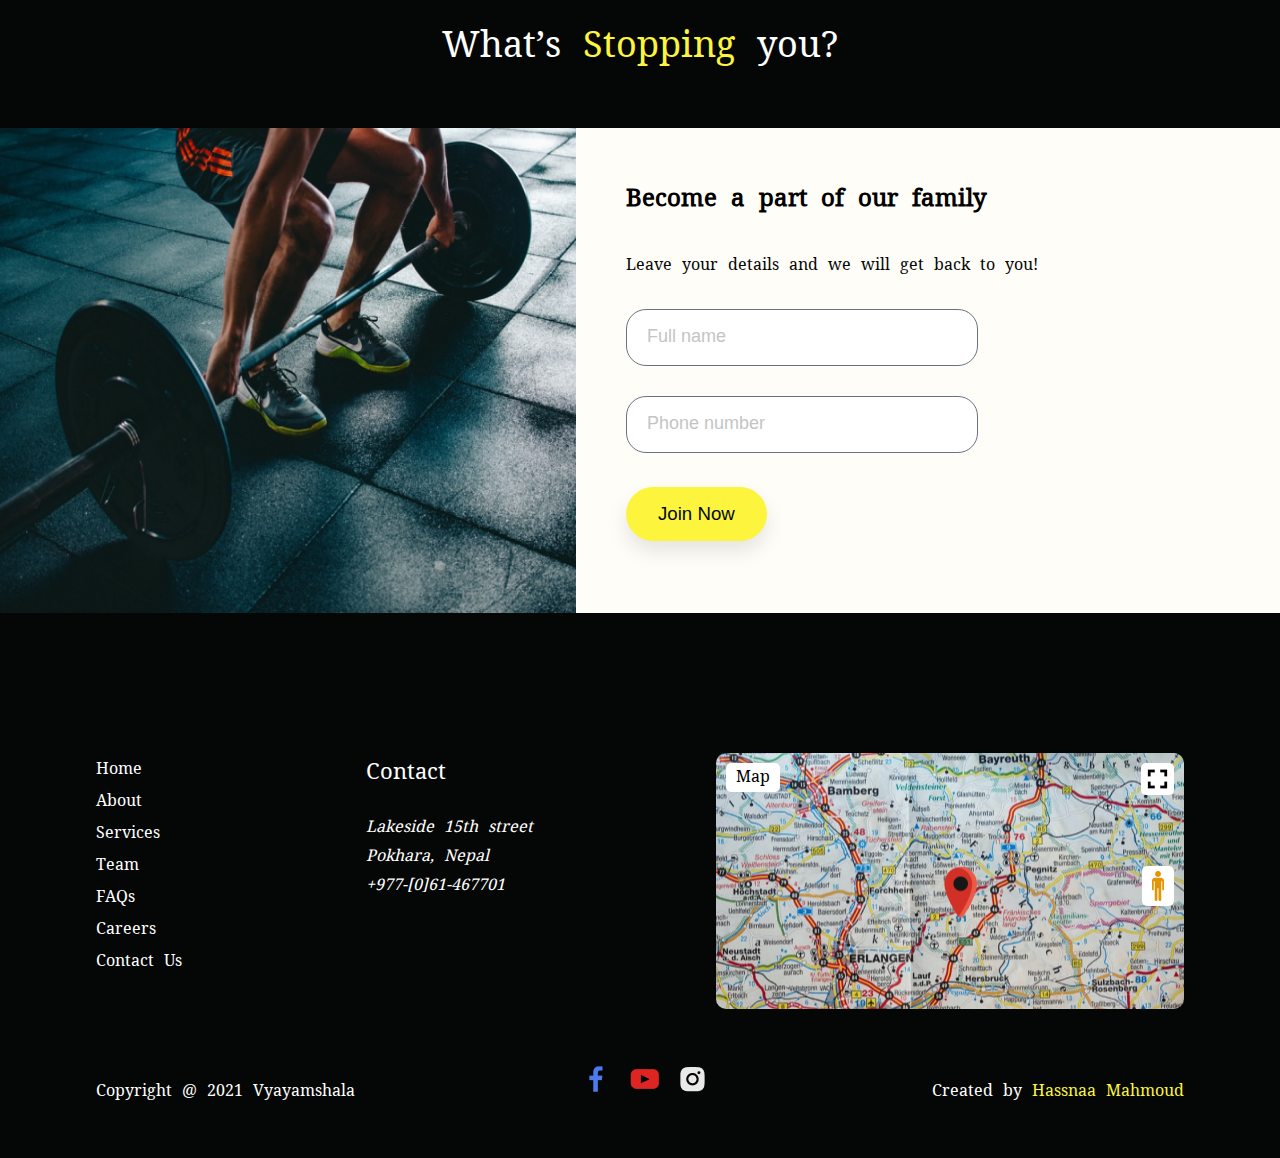
<file: Vyayamshala.html>
<!DOCTYPE html>
<html lang="en">
  <head>
    <!-- Meta Tags -->
    <meta charset="UTF-8" />
    <meta http-equiv="X-UA-Compatible" content="IE=edge" />
    <meta name="viewport" content="width=device-width, initial-scale=1.0" />
    <meta
      name="description"
      content="Join Vyayamshala World - Your ultimate fitness destination. We offer top-notch services, experienced trainers, and a supportive community. Get fit, stay healthy, and become part of our fitness family."
    />

    <!-- CSS Files Links -->
    <link rel="stylesheet" href="./styles/global.css" />
    <link rel="stylesheet" href="./styles/Vyayamshala.css" />

    <!-- Fontawesome CDN -->
    <link
      rel="stylesheet"
      href="https://cdnjs.cloudflare.com/ajax/libs/font-awesome/6.6.0/css/all.min.css"
      integrity="sha512-Kc323vGBEqzTmouAECnVceyQqyqdsSiqLQISBL29aUW4U/M7pSPA/gEUZQqv1cwx4OnYxTxve5UMg5GT6L4JJg=="
      crossorigin="anonymous"
      referrerpolicy="no-referrer"
    />

    <!-- Swiper CSS -->
    <link
      rel="stylesheet"
      href="https://unpkg.com/swiper/swiper-bundle.min.css"
    />

    <!-- Swiper JS -->
    <script src="https://unpkg.com/swiper/swiper-bundle.min.js"></script>

    <!-- Add Icon Link -->
    <link rel="icon" href="./imges/logo.png" type="image/x-icon" />

    <!-- Title -->
    <title>Vyayamshala World</title>
  </head>
  <body>
    <!-- Nav  -->
    <nav>
      <div class="container flex-between">
        <div class="logo flex-column">
          <img src="imges/logo.png" alt="Vyayamshala World Fitness Logo" />
          <small>Vyayamshala</small>
        </div>
        <i class="fa-solid fa-bars" id="icon-menu"></i>
        <ul id="desktop-menu" class="flex-center">
          <li><a href="#" class="active">Home</a></li>
          <li><a href="#about">About</a></li>
          <li>
            <a href="#services">Services</a>
          </li>
          <li><a href="#reviews">Reviews</a></li>
          <li><a href="#contact">Contact</a></li>
        </ul>
      </div>
    </nav>
    <div id="mobile-container">
      <i class="fa-solid fa-xmark" id="mobile-close"></i>
      <ul id="mobile-menu">
        <li><a href="#" class="active">Home</a></li>
        <li><a href="#about">About</a></li>
        <li>
          <a href="#services">Services</a>
        </li>
        <li><a href="#reviews">Reviews</a></li>
        <li><a href="#contact">Contact</a></li>
      </ul>
    </div>
    <!-- Header -->
    <header id="about">
      <div class="container">
        <div class="left">
          <h1>Join the world of fitness.</h1>
          <p>
            Our aim is to bring more people into fitness so that every
            indivisual, family,society and whole nation.
          </p>
          <div class="buttons">
            <button>Join Now</button>
            <button class="flex-center">
              <i class="fa-solid fa-play"></i> Watch video
            </button>
          </div>
          <div class="data flex-center">
            <div>
              <span>7</span>
              <p>Years Experience</p>
            </div>
            <div>
              <span>25k+</span>
              <p>Happy customers</p>
            </div>
            <div>
              <span>95</span>
              <p>Gym Trainers</p>
            </div>
          </div>
        </div>
        <div class="right"></div>
      </div>
    </header>
    <!-- Main -->
    <main id="services">
      <div class="container flex-center">
        <div class="left">
          <small>Services</small>
          <h2>We provide service that fits the best for you.</h2>
          <p>
            Strive for greatness with the best, around the best and in the best
            fitness environment available in the city.
          </p>
          <button>See All</button>
        </div>
        <div class="right flex-center">
          <div>
            <img src="./imges/1.png" alt="Fitness Equipment 1" />
          </div>
          <div>
            <img src="./imges/2.png" alt="Fitness Equipment 2" />
          </div>
          <div>
            <img src="./imges/3.png" alt="Fitness Equipment 3" />
          </div>
          <div>
            <img src="./imges/4.png" alt="Fitness Equipment 4" />
          </div>
          <div>
            <img src="./imges/5.png" alt="Fitness Equipment 5" />
          </div>
          <div>
            <img src="./imges/6.png" alt="Fitness Equipment 6" />
          </div>
        </div>
      </div>
    </main>
    <!-- Stories -->
    <section class="stories" id="reviews">
      <div class="container">
        <h2>Stories of our <br /><span>Vyayamshala</span> Family</h2>
        <div class="img">
          <img src="./imges/l$r.png" alt="arrows" class="arrow" />
        </div>
        <div class="content">
          <div class="left">
            <img src="./imges/man1.png" alt="man after" />
            <img src="./imges/man2.png" alt="man before" />
          </div>
          <div class="right">
            <span>“</span>
            <p>
              A complete package to all the fitness freaks out there. Join soon
              and test yourself. Vyayamshala’s layouts, environment and it’s
              surrounding itself plays vital role to motivate and go beyond your
              limitation.
            </p>
            <span class="flex-between"
              ><img src="./imges/stares.png" alt="stares" /> ”</span
            >
            <p>Jhon Doe, Student</p>
          </div>
        </div>
      </div>
    </section>
    <!-- Facility -->
    <section class="facility" id="faculity">
      <div class="container">
        <h2>Our <span>facilities</span></h2>
        <div class="content flex-center">
          <div>
            <img src="./imges/11.png" alt="facility" />
            <div>
              <h3>Lockers and towels</h3>
              <p>Clean, safe and sanitary environment to keep your stuffs.</p>
            </div>
          </div>
          <div>
            <img src="./imges/22.png" alt="facility" />
            <div>
              <h3>Free Wifi</h3>
              <p>Stay connected to the world while you work yourself out.</p>
            </div>
          </div>
          <div>
            <img src="./imges/33.png" alt="facility" />
            <div>
              <h3>Complimentary Drinks</h3>
              <p>
                We make sure that you stay hydrated so that you can push
                yourself to the limit.
              </p>
            </div>
          </div>
          <div>
            <img src="./imges/44.png" alt="facility" />
            <div>
              <h3>Hightech Gym</h3>
              <p>
                Build yourself with the best available equipments in the market.
              </p>
            </div>
          </div>
          <div>
            <img src="./imges/55.png" alt="facility" />
            <div>
              <h3>Changing Room</h3>
              <p>Sanitary changing room with proper privacy.</p>
            </div>
          </div>
          <div>
            <img src="./imges/66.png" alt="facility" />
            <div>
              <h3>Personal Trainer</h3>
              <p>You benefit from the monthly care of a Personal Trainer.</p>
            </div>
          </div>
        </div>
      </div>
    </section>
    <!-- Trainers -->
    <section class="trainers" id="trainers">
      <h2>Meet our <span>Trainers</span></h2>
      <a href="#">View All</a>
      <div class="swiper-container">
        <div class="swiper-wrapper content"></div>
      </div>
    </section>

    <!-- Family -->
    <section class="family" id="contact">
      <h2>What’s <span>Stopping</span> you?</h2>
      <div class="content">
        <div class="left">
          <img src="./imges/sports.png" alt="shopping" />
        </div>
        <div class="right">
          <h3>Become a part of our family</h3>
          <p>Leave your details and we will get back to you!</p>
          <form action="#" id="contact-form">
            <input
              type="text"
              name="full-name"
              id="full-name"
              placeholder="Full name"
            />
            <input
              type="tel"
              name="phone-number"
              id="phone-number"
              placeholder="Phone number"
            />
            <button type="submit">Join Now</button>
          </form>
        </div>
      </div>
    </section>

    <!-- Footer -->
    <footer>
      <div class="container">
        <ul>
          <li><a href="#">Home</a></li>
          <li><a href="#about">About</a></li>
          <li><a href="#services">Services</a></li>
          <li><a href="#trainers">Team</a></li>
          <li><a href="#faculity">FAQs</a></li>
          <li><a href="#trainers">Careers</a></li>
          <li><a href="#contact">Contact Us</a></li>
        </ul>
        <div class="contact">
          <h3>Contact</h3>
          <address>
            Lakeside 15th street <br />Pokhara, Nepal <br />+977-[0]61-467701
          </address>
        </div>
        <div class="mapbox">
          <h4>Map</h4>
          <img src="./imges/map.png" alt="map" class="square" />
          <img
            src="./imges/openmoji_location-indicator-red.png"
            alt="location"
            class="location"
          />
          <img src="./imges/Vector.png" alt="Vector" class="vector" />
          <iframe
            src="https://www.google.com/maps/embed?pb=!1m18!1m12!1m3!1d3151.835434509374!2d144.9537363156176!3d-37.8172099797517!2m3!1f0!2f0!3f0!3m2!1i1024!2i768!4f13.1!3m3!1m2!1s0x6ad642af0f11fd81%3A0xf577fd0c3c4ef0cb!2sFederation%20Square!5e0!3m2!1sen!2sau!4v1631619645992!5m2!1sen!2sau"
            width="100%"
            height="100%"
            style="border: 0"
            allowfullscreen=""
            loading="lazy"
          ></iframe>
        </div>
      </div>
      <div class="container">
        <p>Copyright @ 2021 Vyayamshala</p>
        <div class="social">
          <img src="./imges/social.png" alt="social" />
        </div>
        <p>
          Created by
          <a href="https://github.com/HASSNAAM" target="_blank"
            >Hassnaa Mahmoud</a
          >
        </p>
      </div>
    </footer>

    <noscript>Your browser don't support JavaScript!</noscript>
    <script src="./logic/global.js"></script>
    <script src="./logic/Vyayamshala.js"></script>
  </body>
</html>
</file>
<file: styles/global.css>
/* Global */
* {
  padding: 0;
  margin: 0;
  box-sizing: border-box;
}
html {
  scroll-behavior: smooth;
  overflow-x: hidden;
}
body {
  overflow-x: hidden;
}
.flex-center {
  display: flex;
  justify-content: center;
  align-items: center;
}
.flex-between {
  display: flex;
  justify-content: space-between;
  align-items: center;
}
.flex-column {
  display: flex;
  align-items: center;
  justify-content: center;
  flex-direction: column;
}
.container {
  width: 85%;
  margin: 0 auto;
}
ul {
  list-style: none;
}
h2 {
  font-size: 36px;
  font-weight: 700;
  text-align: center;
}
p {
  font-size: 18px;
  font-weight: 400;
  line-height: 32px;
}
a {
  font-size: 16px;
  font-weight: 400;
  text-decoration: none;
  transition: all 0.3s ease-in-out;
  -webkit-transition: all 0.3s ease-in-out;
  -moz-transition: all 0.3s ease-in-out;
  -ms-transition: all 0.3s ease-in-out;
  -o-transition: all 0.3s ease-in-out;
}
i {
  cursor: pointer;
  transition: all 0.2s ease-in-out;
  -webkit-transition: all 0.2s ease-in-out;
  -moz-transition: all 0.2s ease-in-out;
  -ms-transition: all 0.2s ease-in-out;
  -o-transition: all 0.2s ease-in-out;
}
button {
  font-size: 18.66px;
  font-weight: 500;
  outline: none;
  border: none;
  cursor: pointer;
  box-shadow: 0px 10px 20px 0px #0000001a;
  transition: all 0.3s ease-in-out;
  -webkit-transition: all 0.3s ease-in-out;
  -moz-transition: all 0.3s ease-in-out;
  -ms-transition: all 0.3s ease-in-out;
  -o-transition: all 0.3s ease-in-out;
}
img {
  cursor: pointer;
  transition: opacity 0.2s ease-in-out;
}
@keyframes flash {
  0% {
    opacity: 1;
  }
  50% {
    opacity: 0.7;
  }
  100% {
    opacity: 1;
  }
}
img:hover {
  animation: flash 1s infinite;
  -webkit-animation: flash 1s infinite;
}
.error-message {
  color: red !important;
  font-size: 12px;
  line-height: 1.1;
  text-align: center;
}
/* Nav */
nav ul {
  gap: 40px;
}
/* Family */
.family .content {
  display: flex;
}
.family .left {
  width: 45%;
}
.family .left img {
  height: 100%;
  width: 100%;
}
.family .right {
  padding: 50px;
  flex: 1;
}
/* Footer */
footer {
  padding: 50px 0 5px 0;
}
footer .container {
  display: flex;
  justify-content: space-between;
}
footer ul li,
footer p,
address {
  font-size: 16px;
  font-weight: 400;
  line-height: 2;
}
footer ul li a,
footer p,
.contact h3,
address {
  color: #ffffff;
}
.contact h3 {
  font-size: 22px;
  margin-bottom: 20px;
}
address {
  line-height: 1.8;
}
.mapbox {
  height: 256px;
  width: 468px;
  border-radius: 10px;
  -webkit-border-radius: 10px;
  -moz-border-radius: 10px;
  -ms-border-radius: 10px;
  -o-border-radius: 10px;
  background-image: url(../imges/mainmap.png);
  background-position: center center;
  background-size: cover;
  position: relative;
}
.mapbox img,
.mapbox i,
.mapbox h4 {
  position: absolute;
  background-color: #ffffff;
  border-radius: 5px;
  -webkit-border-radius: 5px;
  -moz-border-radius: 5px;
  -ms-border-radius: 5px;
  -o-border-radius: 5px;
  margin: 10px;
}
footer .container:has(p) {
  margin-top: 50px;
  margin-bottom: 30px;
  align-items: center;
}
.mapbox img.location {
  left: 50%;
  top: 50%;
  transform: translate(-50%, -50%);
  -webkit-transform: translate(-50%, -50%);
  -moz-transform: translate(-50%, -50%);
  -ms-transform: translate(-50%, -50%);
  -o-transform: translate(-50%, -50%);
  background-color: transparent;
}
.mapbox h4 {
  font-size: 16px;
  font-weight: 500;
  line-height: 1.8;
  padding: 0 10px;
  cursor: pointer;
}
.mapbox .square {
  right: 0;
}
.mapbox .vector {
  right: 0;
  top: 40%;
  padding: 5px 10px;
}
.mapbox i {
  padding: 8px;
  right: 0;
  top: 60%;
  color: #747474;
  cursor: pointer;
}
.mapbox i:nth-of-type(2) {
  top: 76%;
}
/* Responsive */
#icon-menu {
  display: none;
  font-size: 30px;
}
#mobile-container {
  width: 100vw;
  height: 100vh;
  position: fixed;
  top: 0;
  z-index: 100000000;
  display: none;
}
#mobile-container i {
  position: absolute;
  right: 20px;
  margin: 100px 20px;
  font-size: 35px;
}
#mobile-menu {
  width: 80%;
  height: 100%;
  padding: 100px;
}
@media screen and (max-width: 821px) {
  .container {
    width: 92%;
  }
  #desktop-menu {
    display: none;
  }
  #icon-menu {
    display: block;
  }
  .family .right {
    padding: 15px;
    text-align: center;
  }
}
@media screen and (max-width: 767px) {
  .family .content {
    flex-wrap: wrap;
    height: fit-content !important;
  }
  .family .left {
    width: 100%;
  }
  footer .container {
    flex-wrap: wrap;
  }
  footer ul {
    margin-bottom: 20px;
  }
  footer .container:nth-of-type(2) {
    justify-content: center;
    margin-top: 50px;
  }
}
/* Index */
header:has(main) {
  min-height: 100vh;
  gap: 50px;
  text-align: center;
  font-family: Tahoma;
  padding: 15px;
}
header main a {
  color: #ff69b4;
  display: inline-block;
  width: 200px;
  height: 200px;
  margin: 10px;
  text-align: center;
  line-height: 100px;
  font-weight: bold;
  border: 5px solid transparent;
  background-size: cover;
  background-position: center;
  border-radius: 50%;
  transition: transform 0.3s ease, border-color 0.3s ease;
}
header main .link-1 {
  background-image: url("../imges/background.jpg");
}
header main .link-2 {
  background-image: url("../imges/sweet2.png");
}
header main .link-3 {
  background-image: url("../imges/maindog.png");
}
header main .link-4 {
  background-image: url("../imges/coffe.png");
}
header main .link-5 {
  background-image: url("../imges/aloevera.png");
}
header main a:hover {
  transform: scale(1.1);
  border-color: #ff69b4;
  border-radius: 50%;
  box-shadow: 0 0 10px rgba(0, 0, 0, 0.5);
}
header main a:hover:before,
header main a:hover:after {
  content: "";
  position: absolute;
  width: 20px;
  height: 20px;
  border-radius: 50%;
  background-color: #ff69b4;
  top: -10px;
}
header main a:hover:before {
  right: 0;
}
header main a:hover:after {
  left: 0;
}
/* Search Overlay Styles */
.search-overlay {
  display: none;
  position: fixed;
  top: 0;
  left: 0;
  width: 100%;
  height: 100%;
  background-color: rgba(0, 0, 0, 0.8);
  z-index: 1000000000000;
  justify-content: center;
  align-items: center;
}
.search-box {
  background-color: #fff;
  padding: 40px;
  border-radius: 10px;
  box-shadow: 0 4px 8px rgba(0, 0, 0, 0.1);
  text-align: center;
}
.search-box input {
  width: 100%;
  padding: 10px 15px;
  margin-bottom: 15px;
  border: 1px solid #9db97f;
  border-radius: 5px;
  outline: none;
}
.search-box button {
  margin-right: 10px;
}
</file>
<file: styles/coffe.css>
/* Font */
@import url("https://fonts.googleapis.com/css2?family=Poppins:ital,wght@0,100;0,200;0,300;0,400;0,500;0,600;0,700;0,800;0,900;1,100;1,200;1,300;1,400;1,500;1,600;1,700;1,800;1,900&display=swap");
/* Global */
:root {
  --main-color: #6a3d2a;
  --p-a-color: #747474;
  --alt-white: #fffdf8;
}
body {
  font-family: "Poppins", sans-serif;
}
.search-box input {
  border-color: var(--main-color);
}
h2 {
  font-size: 36px;
  font-weight: 700;
  line-height: 54px;
  color: #000000;
}
p {
  font-size: 18px;
  font-weight: 400;
  line-height: 32px;
  text-align: center;
  color: var(--p-a-color);
}
button {
  font-size: 18.66px;
  font-weight: 500;
  line-height: 32px;
  padding: 8px 24px;
  color: #000000;
  border: 1px solid #000000;
  background-color: transparent;
  display: block;
}
.search-box button {
  background-color: var(--main-color);
  color: var(--alt-white);
  border-color: transparent;
  display: inline-block;
}
.search-box button:hover {
  color: var(--main-color);
  background-color: var(--alt-white);
  border-color: var(--main-color);
}
/* Nav */
nav {
  padding: 30px 0;
  position: absolute;
  top: 0;
  right: 0;
  left: 0;
  z-index: 10000;
}
nav a {
  font-size: 16px;
  font-weight: 400;
  line-height: 24px;
}
nav a:hover {
  text-decoration: underline;
}
nav ul li:nth-of-type(1) a,
nav ul li:nth-of-type(2) a {
  color: var(--p-a-color);
}
nav ul li:nth-of-type(4) a,
nav ul li:nth-of-type(5) a,
nav ul li:nth-of-type(6) a i {
  color: var(--alt-white);
}
/* Header */
header {
  min-height: 90vh;
}
header .left {
  max-width: 36%;
  width: 618px;
  height: 696px;
}
h1 {
  font-size: 42px;
  font-weight: 700;
  line-height: 72px;
  margin-top: 220px;
  color: var(--main-color);
}
header .left p {
  text-align: left;
  margin: 30px 0;
}
header button {
  background-color: var(--main-color);
  color: var(--alt-white);
  border-color: transparent;
  margin: 30px 0;
}
header button:hover {
  color: var(--main-color);
  background-color: var(--alt-white);
  border-color: var(--main-color);
}
header .right {
  width: 618px;
  height: 696px;
  background-image: url(../imges/coffe.png);
  background-position: center center;
  background-size: cover;
  position: relative;
}
header .data {
  position: absolute;
  bottom: 0;
  right: 0;
  left: 0;
  padding: 20px 35px;
  background-color: var(--main-color);
}
header .data p {
  color: var(--alt-white);
  display: inline-block;
  font-size: 14px;
  line-height: 24px;
}
header .data span {
  color: var(--alt-white);
  display: inline-block;
  font-size: 18px;
  font-weight: 700;
  line-height: 32px;
  padding-right: 10px;
}
/* Our Services */
#services .container {
  display: flex;
  gap: 50px;
  margin-bottom: 50px;
}
#services .container .left {
  max-width: 50%;
}
#services .container .left > * {
  text-align: left !important;
  margin-bottom: 30px;
}
#services .container .left button:hover {
  background-color: var(--main-color);
  color: var(--alt-white);
}
#services .right,
.find .content {
  flex-wrap: wrap;
  gap: 30px;
}
#services .right img {
  width: 293px;
  height: 203px;
  max-width: 45%;
}
/* Find Us */
.find {
  margin-bottom: 50px;
}
.find h2 {
  margin-bottom: 20px;
}
.find .container > p {
  margin-bottom: 40px;
}
.find .content {
  flex-wrap: wrap;
  gap: 22px;
}
.find .card p {
  margin-top: 10px;
  font-size: 16px;
  font-weight: 500;
  color: #000000;
}
.find .card {
  width: 248.82px;
  height: 276.77px;
  border-radius: 20px;
  box-shadow: 0px 10px 20px 0px #0000001a;
  -webkit-border-radius: 20px;
  -moz-border-radius: 20px;
  -ms-border-radius: 20px;
  -o-border-radius: 20px;
  max-width: 25%;
  overflow: hidden;
}
.find .card img {
  width: 100%;
  height: 70%;
  object-fit: cover;
}
/* trainings */
.trainings > a {
  display: block;
  text-decoration: underline;
  text-align: right;
  font-size: 18px;
  font-weight: 400;
  line-height: 27px;
  color: #000000;
  margin-bottom: 40px;
}
.trainings > a:hover {
  color: var(--main-color);
}
.trainings .content {
  background-color: #f6ede0;
  flex-wrap: wrap;
  padding: 30px;
  margin-bottom: 50px;
}
.trainings .content > div {
  display: flex;
  width: 277px;
  height: 117px;
  margin: 15px auto;
  align-items: center;
  gap: 15px;
}
.trainings .content > div h3 {
  font-size: 16px;
  font-weight: 500;
  line-height: 32px;
  color: #050706;
}
.trainings .content > div p {
  font-size: 16px;
  font-weight: 400;
  line-height: 24px;
  color: #68737f;
  text-align: left;
}
/* Stories */
.stories {
  height: 659px;
  background-color: #000000ae;
  background-image: url(../imges/backcoffe.png);
  background-position: center center;
  background-size: cover;
  background-blend-mode: overlay;
  margin-bottom: 50px;
}
.stories .content > div {
  width: 45%;
}
.stories .content .left > img {
  margin-bottom: 60px;
}
.stories .content .right p {
  color: var(--alt-white);
  line-height: 40px;
  text-align: left;
}
.stories .content .right img {
  margin: 20px 0;
}
.stories .content .right div {
  text-align: right;
}
/* footer */
footer a,
footer p,
.contact h3,
address {
  color: #050706 !important;
}
footer p a,
footer ul li a:hover {
  color: var(--main-color) !important;
}
footer a:hover {
  color: var(--p-a-color) !important;
}
/* Responsive */
nav .logo {
  display: none;
  padding: 0 30px;
}
#mobile-container {
  background-color: #3131317e;
}
#mobile-menu {
  background-color: var(--alt-white);
}
#mobile-menu li {
  margin-bottom: 20px;
}
#mobile-container i {
  color: var(--alt-white);
}
#mobile-menu a.active,
#mobile-menu a:hover {
  text-decoration: underline;
}
#mobile-menu a {
  color: #000000;
}
#mobile-container i:hover,
#icon-menu:hover,
#mobile-menu a.active,
#mobile-menu a:hover {
  color: var(--main-color);
}
@media screen and (max-width: 821px) {
  nav .logo {
    display: flex;
  }
  #icon-menu {
    color: #000000;
  }
  header > div {
    flex-direction: column;
  }
  header .container {
    min-width: 90%;
    height: fit-content;
    margin-bottom: 15px;
  }
  header .container > *,
  #services .container .left > * {
    text-align: center !important;
  }
  h1 {
    margin-top: 140px;
  }
  header button,
  #services .container .left button {
    margin: 30px auto;
  }
  header .right {
    width: 100%;
    height: 450px;
    margin-bottom: 25px;
  }
  #services .container {
    flex-wrap: wrap;
    gap: 25px;
  }
  #services .container .left {
    min-width: 100%;
  }
}
@media screen and (max-width: 767px) {
  header .data {
    padding: 10px;
  }
  header .data div {
    text-align: center;
  }
  header .data div p {
    font-size: 11px;
  }
  .find .card {
    min-width: 100%;
  }
  .stories {
    height: fit-content;
  }
  .stories .container {
    flex-wrap: wrap;
  }
  .stories .content > div {
    width: 100%;
  }
  .stories .content .left > img {
    margin-bottom: 20px;
  }
  .stories .content .right p {
    font-size: 16px;
  }
  .stories .content .right img {
    margin: 0;
  }
}
</file>
<file: styles/alovera.css>
/* Font */
@import url("https://fonts.googleapis.com/css2?family=Montserrat:ital,wght@0,100..900;1,100..900&family=Poppins:ital,wght@0,100;0,200;0,300;0,400;0,500;0,600;0,700;0,800;0,900;1,100;1,200;1,300;1,400;1,500;1,600;1,700;1,800;1,900&family=Tangerine:wght@400;700&display=swap");
/* Global */
:root {
  --main-color: #9db97f;
  --p-color: #68737f;
  --white: #fffdf8;
}
body {
  font-family: "Poppins", sans-serif;
}
header,
main,
section {
  margin-bottom: 100px;
}
h2 {
  font-size: 36px;
  font-weight: 700;
  line-height: 54px;
  text-align: center;
}
p {
  font-size: 18px;
  font-weight: 400;
  line-height: 32px;
  margin-bottom: 20px;
  color: var(--p-color);
}
button {
  font-size: 18.66px;
  font-weight: 500;
  line-height: 32px;
  border: 1px solid transparent;
  padding: 8px 32px;
  color: var(--white);
  background-color: var(--main-color);
}
button:hover {
  border-color: var(--main-color);
  color: var(--main-color);
  background-color: var(--white);
}
/* Nav */
nav {
  padding-top: 30px;
  position: absolute;
  top: 0;
  left: 0;
  right: 0;
  z-index: 100000;
}
nav .logo small {
  font-size: 12px;
  font-weight: 400;
  margin-left: 10px;
}
nav .logo small span {
  font-weight: 700;
}
#icon-menu {
  display: block;
  margin-left: 20px;
}
nav i {
  font-size: 20px;
}
/* Header */
header .container {
  position: relative;
  display: flex;
  justify-content: flex-end;
  align-items: center;
  gap: 80px;
}
header .left {
  min-width: 40vw;
  height: 761px;
  background-position: center center;
  background-size: contain;
  background-repeat: no-repeat;
}
h1 {
  font-size: 48px;
  font-weight: 700;
  line-height: 72px;
  margin-bottom: 20px;
  color: var(--main-color);
}
header p {
  font-size: 18px;
  font-weight: 400;
  line-height: 32px;
  margin-bottom: 20px;
  color: var(--p-color);
}
header button:nth-of-type(1) {
  margin-right: 20px;
}
header button:nth-of-type(2) {
  border-color: #000000;
  background-color: var(--white);
  color: #000000;
}
header button:nth-of-type(2):hover {
  background-color: #000000;
  border-color: #000000;
  color: var(--white);
}
header .arrows .container {
  display: flex;
  justify-content: space-between;
  align-items: center;
  margin: 30px auto;
}
header .arrows h2 {
  width: 351px;
  height: 39px;
  font-size: 18px;
  font-weight: 400;
  line-height: 32px;
  background-image: url(../imges/Vector2.png);
  background-repeat: no-repeat;
  background-size: contain;
  background-position: center center;
  text-align: center;
  cursor: pointer;
}
header .circles {
  position: absolute;
  left: 8%;
  top: 50%;
  z-index: 999;
}
header .circles span {
  background-color: #e6e6e6;
  width: 20px;
  height: 20px;
  border-radius: 50%;
  -webkit-border-radius: 50%;
  -moz-border-radius: 50%;
  -ms-border-radius: 50%;
  -o-border-radius: 50%;
  display: block;
  margin-bottom: 15px;
  cursor: pointer;
  transition: background 0.3s ease-in-out;
  -webkit-transition: background 0.3s ease-in-out;
  -moz-transition: background 0.3s ease-in-out;
  -ms-transition: background 0.3s ease-in-out;
  -o-transition: background 0.3s ease-in-out;
}
header .circles span.active,
header .circles span:hover {
  background-color: var(--main-color);
}
/* Services */
main h2 {
  margin-bottom: 50px;
}
main .container {
  gap: 60px;
}
main .container {
  min-width: 30%;
}
/* Categories */
#categories .container {
  gap: 130px;
}
#categories h2 {
  text-align: left;
  margin-bottom: 20px;
}
#categories p {
  margin-bottom: 20px;
}
#categories .left {
  max-width: 40%;
}
#categories .right {
  flex-wrap: wrap;
  gap: 30px;
}
/* Welcome */
.welcome {
  height: 403px;
  background-repeat: no-repeat;
  background-size: cover;
  background-position: center center;
  gap: 90px;
  background-color: #0000007c;
  background-blend-mode: overlay;
}
.welcome > div {
  max-width: 35%;
}
.welcome h2 {
  font-size: 36px;
  font-weight: 700;
  line-height: 54px;
  text-align: left;
  color: var(--white);
  margin-bottom: 30px;
}
.welcome p {
  font-size: 18px;
  font-weight: 400;
  line-height: 32px;
  color: var(--white);
}
input {
  border: none;
  outline: none;
  padding: 10px 15px;
  background-color: var(--white);
  margin-bottom: 20px;
  width: 370.45px;
  height: 50px;
}
::placeholder {
  font-size: 16px;
  font-weight: 400;
  line-height: 32px;
  color: #c4c4c4;
}
/* Upcoming Plants */
section#news .container {
  gap: 20px;
  margin-top: 50px;
}
section#news .container > div {
  max-width: 23%;
  overflow: hidden;
  text-align: center;
}
section#news .container > div img {
  width: 100%;
}
#news h3 {
  font-size: 18px;
  font-weight: 700;
  line-height: 32px;
  margin-top: 15px;
}
/* Footer */
footer a,
footer p,
.contact h3,
address {
  color: #000000 !important;
}
footer p a,
footer ul li a:hover {
  color: var(--main-color) !important;
}
footer a:hover {
  color: var(--p-color) !important;
}
/* Responsive */
#mobile-container {
  background-color: #3131317e;
}
#mobile-menu {
  background-color: #434343;
}
#mobile-menu li {
  margin-bottom: 20px;
}
#mobile-container i,
#mobile-menu a {
  color: var(--white);
}
#mobile-menu a {
  font-weight: 700;
}
#mobile-menu a.active,
nav i:hover,
#mobile-menu a:hover,
#mobile-container i:hover {
  color: var(--main-color);
}
@media screen and (max-width: 767px) {
  header,
  main,
  section {
    margin-bottom: 50px;
  }
  header .container {
    flex-direction: column;
    gap: 10px;
  }
  header .left {
    height: 400px;
  }
  header .circles {
    top: 25%;
  }
  header .right {
    text-align: center;
  }
  header .arrows .container {
    gap: 10px;
  }
  header button:nth-of-type(2) {
    margin-top: 10px;
  }
  main .container {
    flex-wrap: wrap;
    gap: 20px;
  }
  #categories .container {
    flex-wrap: wrap;
    gap: 30px;
  }
  #categories .left {
    max-width: 100% !important;
    text-align: center;
  }
  #categories h2,
  .welcome h2 {
    text-align: center;
  }
  .welcome {
    flex-wrap: wrap;
    gap: 0;
    height: fit-content !important;
    padding: 30px;
  }
  .welcome > div {
    max-width: 100%;
    text-align: center;
  }
  section#news .container {
    gap: 10px;
    flex-wrap: wrap;
  }
  section#news .container > div {
    max-width: 45%;
  }
}
</file>
<file: styles/Pawstore.css>
/* Font */
@import url("https://fonts.googleapis.com/css2?family=Montserrat:ital,wght@0,100..900;1,100..900&family=Poppins:ital,wght@0,100;0,200;0,300;0,400;0,500;0,600;0,700;0,800;0,900;1,100;1,200;1,300;1,400;1,500;1,600;1,700;1,800;1,900&family=Tangerine:wght@400;700&display=swap");
/* Global */
:root {
  --main-black: #000000;
  --input: #fffdf8;
  --button: #e58608;
  --white: #ffffff;
}
body {
  font-family: "Poppins", sans-serif;
}
main,
section,
header {
  margin-bottom: 90px;
}
.search-box input{
  border-color: var(--button);
}
h1,
h2 {
  line-height: 54px;
  color: var(--main-black);
}
p {
  color: var(--main-black);
  text-align: center;
}
button {
  padding: 10px 26px;
  background-color: var(--button);
  color: var(--white);
  border-radius: 20px;
  -webkit-border-radius: 20px;
  -moz-border-radius: 20px;
  -ms-border-radius: 20px;
  -o-border-radius: 20px;
}
button:hover {
  color: var(--button);
  background-color: var(--white);
}
/* Nav */
nav .container {
  padding-top: 30px;
}
nav .logo {
  flex-direction: row;
  gap: 10px;
}
nav .logo small {
  font-size: 12px;
  font-weight: 500;
  line-height: 18px;
  color: var(--main-black);
}
nav ul li a,
#mobile-menu a {
  line-height: 24px;
  color: var(--main-black);
}
nav ul li a.active,
nav ul li a:hover,
#mobile-menu a.active,
#mobile-menu a:hover {
  font-weight: 700;
}
nav .container > div:has(.search) {
  gap: 20px;
}
.search {
  width: 276px;
  height: 50px;
  border: 2px solid var(--input);
  background-color: var(--input);
  padding: 10px;
}
input {
  outline: none;
  border: none;
}
::placeholder {
  font-size: 16px;
  font-weight: 400;
  line-height: 32px;
  color: #c4c4c4;
}
nav .search i {
  color: #8a8a8a;
}
nav .search i:hover,
nav input:focus + i {
  color: var(--main-black);
}
/* Header */
header .container {
  display: flex;
  justify-content: flex-end;
  align-items: center;
  gap: 80px;
}
header .left {
  min-width: 40vw;
  height: 574px;
  background-position: center center;
  background-size: contain;
  background-repeat: no-repeat;
}
h1 {
  padding-top: 150px;
  font-size: 36px;
  font-weight: 700;
}
header p {
  margin: 30px 0;
  text-align: left;
}
header .arrows .container {
  display: flex;
  justify-content: space-between;
  align-items: center;
  margin: 30px auto;
}
header .arrows h2 {
  width: 351px;
  height: 39px;
  font-size: 18px;
  font-weight: 400;
  line-height: 32px;
  color: var(--main-black);
  background-image: url(../imges/Vector2.png);
  background-repeat: no-repeat;
  background-size: contain;
  background-position: center center;
  text-align: center;
  cursor: pointer;
}
header .down {
  text-align: center;
}
/* Dog breed */
main p {
  margin: 30px 0 50px 0;
}
main .menu {
  margin-top: 30px;
}
main .menu > div {
  width: 158px;
  height: 178px;
  text-align: center;
}
main .menu h3 {
  font-size: 16px;
  font-weight: 500;
  line-height: 32px;
  color: var(--main-black);
}
/* Accessories */
#accessories .container,
.news .container {
  gap: 90px;
}
.news {
  padding-bottom: 15px;
}
#accessories .container .left {
  max-width: 45%;
}
#accessories .container .left > *,
.news .container .right > * {
  text-align: left !important;
  margin-bottom: 30px;
}
#accessories .container .right {
  flex-grow: 2;
  text-align: center;
}
#accessories .container .right img {
  width: 160px;
  height: 160px;
}
/* Blog */
#blog p {
  margin-top: 15px;
}
#blog .content {
  gap: 20px;
  margin-top: 40px;
}
#blog .card {
  width: 267px;
  height: 375.91px;
}
#blog .content p {
  font-size: 16px;
  font-weight: 500;
  line-height: 24px;
  text-align: center;
}
form input {
  margin-bottom: 30px;
  padding-left: 10px;
}
/* Footer */
footer {
  background-color: #f6faff;
}
footer a,
footer p,
.contact h3,
address {
  color: var(--main-black) !important;
}
footer p a,
footer ul li a:hover {
  color: var(--button) !important;
}
footer a:hover {
  color: var(--main-black) !important;
}
/* Responsive */
#mobile-container {
  background-color: #3131317e;
}
#mobile-menu {
  background-color: var(--main-black);
}
#mobile-menu li {
  margin-bottom: 20px;
}
#mobile-menu a,
#mobile-container i {
  color: var(--white);
}
#mobile-menu a.active,
#mobile-menu a:hover,
#mobile-container i:hover,
#icon-menu:hover {
  color: var(--button);
}
@media screen and (max-width: 821px) {
  h1 {
    padding-top: 10px;
  }
  main,
  section,
  header {
    margin-bottom: 50px;
  }
  header .container,
  #accessories .container {
    flex-wrap: wrap;
    gap: 0;
  }
  header .container .left,
  header .container .right {
    width: 100%;
    text-align: center;
  }
  header .container .left {
    height: 270px;
  }
  header .container h1,
  header .container p {
    text-align: center;
  }
  main .menu,
  #blog .content {
    flex-wrap: wrap;
  }
  #blog .content {
    gap: 0;
  }
  #accessories .container .left {
    max-width: 100%;
    text-align: center !important;
  }
  #accessories .container .left > *,
  .news .container .right > * {
    text-align: center !important;
  }
  #accessories .container .right {
    flex-grow: 2;
    text-align: center;
  }
}
@media screen and (max-width: 767px) {
  .news .container {
    flex-wrap: wrap;
  }
  section#blog {
    margin-bottom: 0px;
  }
  header .arrows .container {
    justify-content: center;
  }
  .search {
    width: 200px;
  }
  .search input {
    width: 80%;
  }
}
</file>
<file: styles/Vyayamshala.css>
/* Font */
@import url("https://fonts.googleapis.com/css2?family=Noto+Serif+Khitan+Small+Script&display=swap");
/* Global */
:root {
  --background: #050706;
  --white: #ffffff;
  --logo: #f4f4f4;
  --main-color: #ffdb1e;
  --alt-color: #fcf43d;
  --button: #02090f;
  --paragraph: #fffdf8;
  --alt-p: #c4c4c4;
}
body {
  font-family: "Noto Serif Khitan Small Script", serif;
  background-color: var(--background);
}
h2 {
  font-weight: 400;
  line-height: 1.8;
  color: var(--white);
}
h3 {
  font-weight: 400;
  line-height: 1.8;
}
p {
  font-size: 15.5px;
  line-height: 1.8;
}
a {
  color: var(--white);
}
button {
  padding: 16px 32px;
  border-radius: 32px;
  -webkit-border-radius: 32px;
  -moz-border-radius: 32px;
  -ms-border-radius: 32px;
  -o-border-radius: 32px;
}
main,
section {
  margin-bottom: 90px;
}
/* Nav */
nav .container {
  padding-top: 45px;
}
nav .logo {
  color: var(--logo);
  font-size: 14px;
}
nav ul li a,
#mobile-menu li a {
  position: relative;
}
nav ul li a::after,
#mobile-menu li a::after {
  content: "";
  position: absolute;
  width: 0px;
  height: 2px;
  background-color: var(--main-color);
  bottom: 0;
  left: 50%;
}
nav ul li a:hover,
#mobile-menu li a:hover,
.active,
.stories h2 span,
.facility h2 span,
.trainers h2 span,
.family h2 span,
.stories h2 span,
.facility h2 span,
.trainers h2 span,
.family h2 span,
.trainers a:hover,
footer p a,
footer ul li a:hover,
#mobile-container i:hover,
#icon-menu:hover {
  color: var(--alt-color) !important;
}
nav ul li a:hover::after,
#mobile-menu li a:hover::after,
.active::after {
  width: 5px !important;
}
/* Header */
header .container {
  display: flex;
  min-height: 100vh;
  gap: 100px;
}
h1 {
  margin-top: 70px;
  text-transform: capitalize;
  line-height: 1.7;
  font-size: 48px;
  font-weight: 700;
  color: var(--logo);
  margin-bottom: 30px;
}
header .left p {
  color: #d5d5d5;
}
header .buttons {
  display: flex;
  align-items: center;
  justify-content: flex-start;
  margin: 60px 0;
}
header .buttons button:nth-child(1) {
  color: var(--button);
  background-color: var(--alt-color);
}
header .buttons button:nth-child(2) {
  color: var(--white);
  background-color: transparent;
  margin-left: 40px;
  gap: 15px;
}
header .buttons button:nth-child(2) i {
  font-size: 23px;
  padding: 10px 15px;
  color: #333333;
  background-color: var(--white);
  border: 6px solid #bbaeae;
  border-radius: 50%;
  -webkit-border-radius: 50%;
  -moz-border-radius: 50%;
  -ms-border-radius: 50%;
  -o-border-radius: 50%;
}
header .buttons button:nth-child(1):hover,
form button:hover {
  background-color: var(--main-color);
  color: #3a3333;
}
header .buttons button:nth-child(2):hover,
footer p a:hover {
  color: var(--main-color) !important;
}
header .data {
  gap: 70px;
  text-align: center;
}
header .data p {
  font-size: 14px;
  color: #e8e8e8;
}
header .data span {
  color: var(--alt-color);
  font-size: 24px;
  font-weight: 700;
}
header .right {
  background-image: url(../imges/background.jpg);
  height: 88vh;
  min-width: 50%;
  background-position: center center;
  background-size: cover;
}
/* Main */
main .container {
  gap: 10%;
}
main .left {
  min-width: 45%;
}
main .left small {
  font-size: 14px;
  font-weight: 700;
  color: var(--alt-color);
}
main .left h2 {
  color: var(--white);
  line-height: 1.8;
  text-align: left;
}
main .left p {
  color: var(--white);
  margin: 30px 0;
}
main .left button {
  color: var(--button);
  background-color: var(--white);
  font-weight: 400;
  margin-top: 30px;
}
main .left button:hover {
  background-color: var(--alt-color);
}
main .right {
  flex-wrap: wrap;
  gap: 3.4%;
  min-width: 45%;
}
main .right div {
  min-width: 30%;
}
/* Stories */
.stories .content {
  display: flex;
  gap: 5%;
}
.stories .content > div {
  min-width: 47.5%;
}
.stories .img {
  text-align: right;
}
.stories .left {
  position: relative;
}
.stories .left img {
  border-radius: 10px;
  -webkit-border-radius: 10px;
  -moz-border-radius: 10px;
  -ms-border-radius: 10px;
  -o-border-radius: 10px;
}
.stories .left img:nth-of-type(1) {
  width: 279.73px;
  height: 371px;
}
.stories .left img:nth-of-type(2) {
  position: absolute;
  left: 40%;
  bottom: 33px;
  width: 209px;
  height: 262px;
}
.stories .right span {
  font-size: 80px;
  font-weight: 400;
  line-height: 1.8;
  color: var(--white);
}
.stories .right p {
  color: var(--paragraph);
}
.stories .right span img {
  margin-bottom: 50px;
}
.stories .right p:nth-of-type(2) {
  font-size: 14px;
  color: var(--alt-p);
  margin-top: -80px;
}
/* Facility */
.facility h2 {
  font-weight: 700;
}
.facility .content {
  flex-wrap: wrap;
  gap: 50px;
  margin-top: 50px;
}
.facility .content > div {
  width: 30%;
  display: flex;
  gap: 20px;
}
.facility .content > div img {
  height: 133px;
}
.facility .content h3 {
  font-size: 15px;
  color: var(--paragraph);
  margin-bottom: 10px;
}
.facility .content p {
  font-size: 12px;
  color: var(--alt-p);
}
/* Trainers */
.trainers h2 span {
  font-weight: 700;
}
.trainers a {
  font-weight: 700;
  line-height: 1.8;
  text-align: right;
  display: block;
  color: var(--white);
  text-decoration: underline;
  padding-right: 50px;
}
.trainers .content {
  margin-top: 50px;
}
.trainers .content h3 {
  font-size: 14px;
  color: var(--white);
  text-align: center;
}
.trainers .content > div img {
  width: 100%;
  height: 224px;
  object-fit: cover;
}
/* Family */
.family .content {
  margin-top: 50px;
  height: 485px;
}
.family .right {
  background-color: var(--paragraph);
}
.family .right h3 {
  font-size: 24px;
  font-weight: 700;
  color: #000000;
}
.family .right p {
  color: var(--background);
  margin: 30px 0;
}
.family input {
  width: 352px;
  border-radius: 20px;
  border: 1px solid #68737f;
  -webkit-border-radius: 20px;
  -moz-border-radius: 20px;
  -ms-border-radius: 20px;
  -o-border-radius: 20px;
  display: block;
  padding: 20px;
  outline: none;
  margin-bottom: 30px;
}
::placeholder {
  font-size: 18px;
  font-weight: 400;
  line-height: 32px;
  color: var(--alt-p);
}
input:focus {
  border-color: var(--main-color);
}
form button {
  color: var(--button);
  background-color: var(--alt-color);
}
/* Responsive */
#icon-menu,
#mobile-container i {
  color: var(--paragraph);
}
#mobile-container {
  background-color: #ffffff6f;
}
#mobile-menu {
  background-color: var(--background);
  line-height: 2.8;
}
@media screen and (max-width: 821px) {
  nav .container {
    padding-top: 30px;
  }
  main,
  section {
    margin-bottom: 50px;
  }
  header {
    margin-bottom: 50px;
  }
  header .container {
    flex-direction: column;
    gap: 0;
  }
  header .right {
    width: 100%;
    height: 50vh;
  }
  header .left {
    text-align: center;
  }
  h1 {
    margin-top: 50px;
  }
  header .buttons {
    margin: 20px 0;
    justify-content: center;
  }
  main .container {
    flex-wrap: wrap;
    text-align: center;
    gap: 35px;
  }
  main .container h2 {
    text-align: center;
  }
  main .left button {
    margin-top: 0px;
  }
  .stories .content {
    flex-wrap: wrap;
  }
  .stories .content > div {
    width: 100%;
  }
  .stories .right span {
    font-size: 40px;
  }
  .stories .right span img {
    margin-bottom: 15px;
  }
  .stories .right p {
    text-align: center;
  }
  .stories .right p:nth-of-type(2) {
    margin-top: -20px;
    text-align: left;
  }
  .stories .left img:nth-of-type(2) {
    position: initial;
  }
  .stories .left {
    text-align: center;
  }
  .facility .content > div {
    width: 46%;
  }
  form input {
    width: 100% !important;
  }
}
@media screen and (max-width: 767px) {
  h1 {
    font-size: 35px;
  }
  h2 {
    font-size: 30px;
  }
  button {
    padding: 16px 20px;
  }
  .facility .content > div {
    width: 100%;
  }
  header .data {
    gap: 35px;
  }
}
@media screen and (max-width: 393px) {
  header .buttons button:nth-child(2) {
    margin-left: 0px;
    gap: 5px;
    padding-right: 0;
  }
}
</file>
